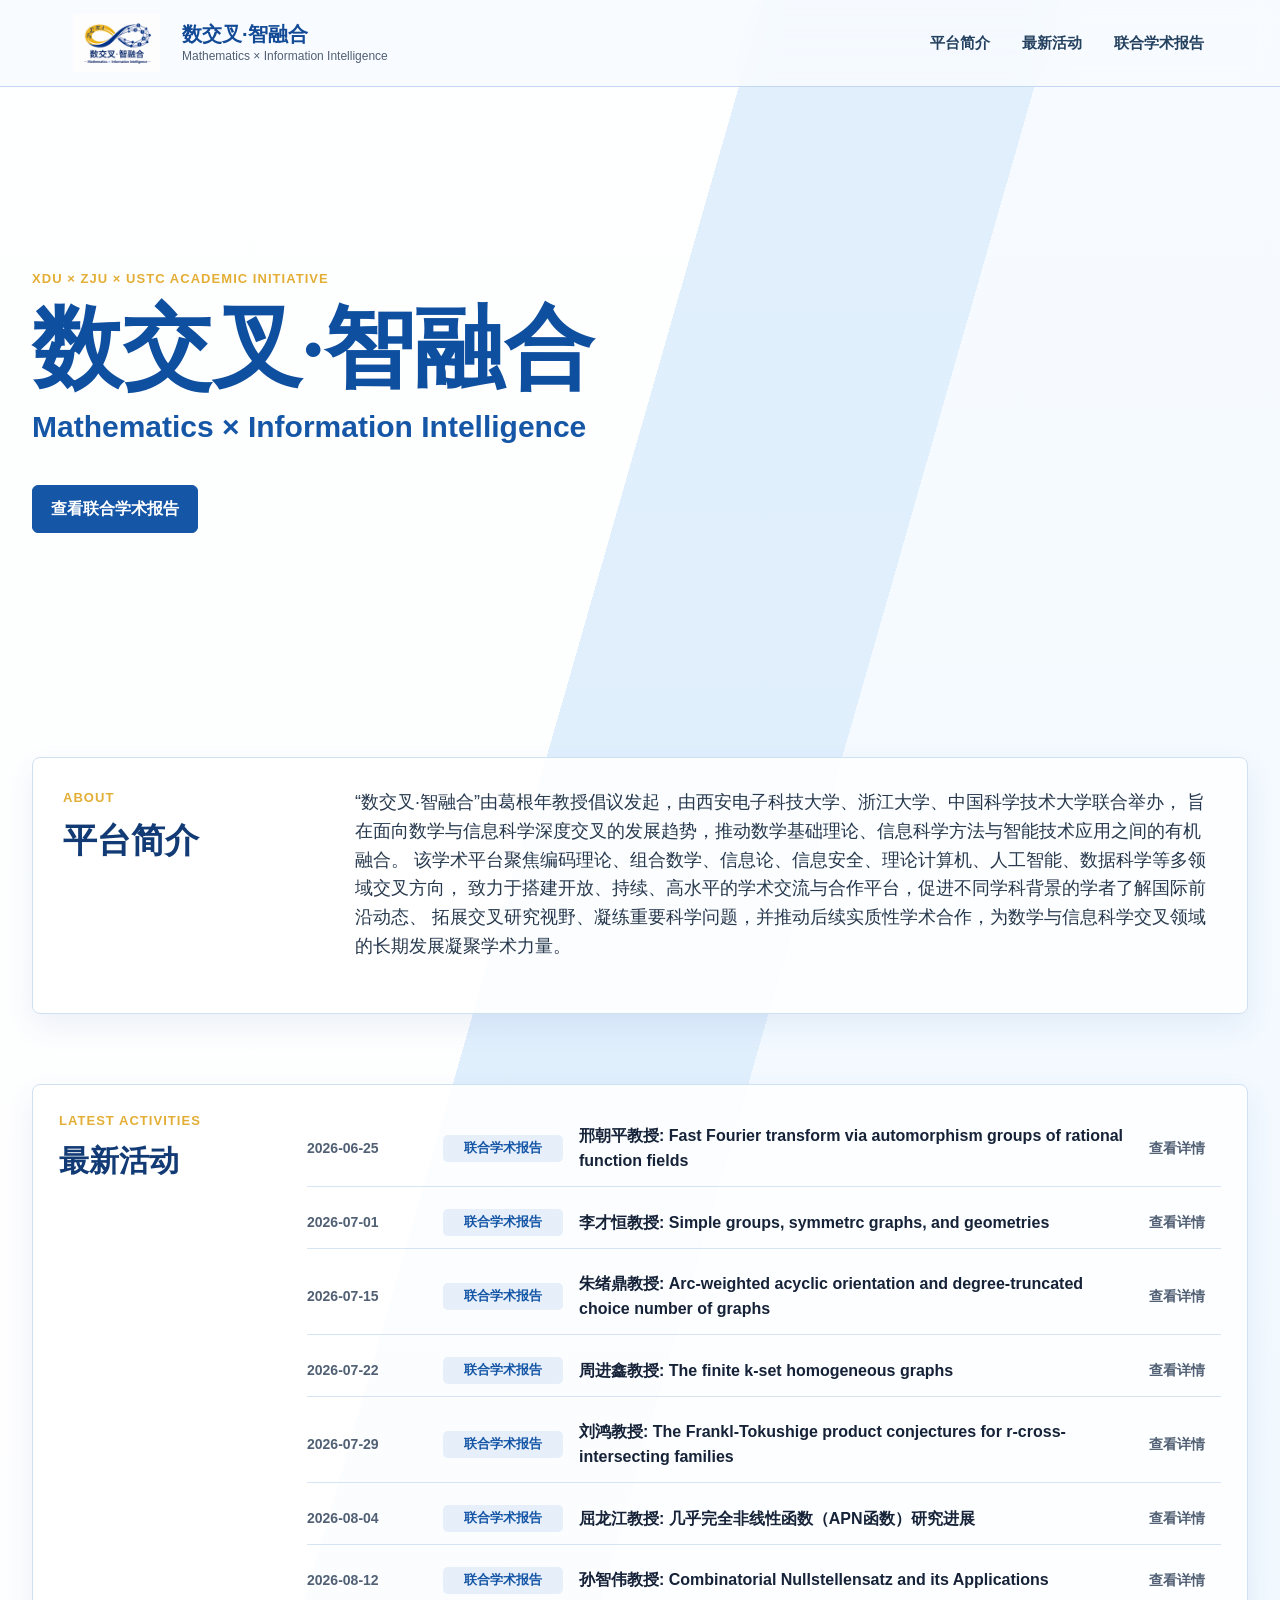
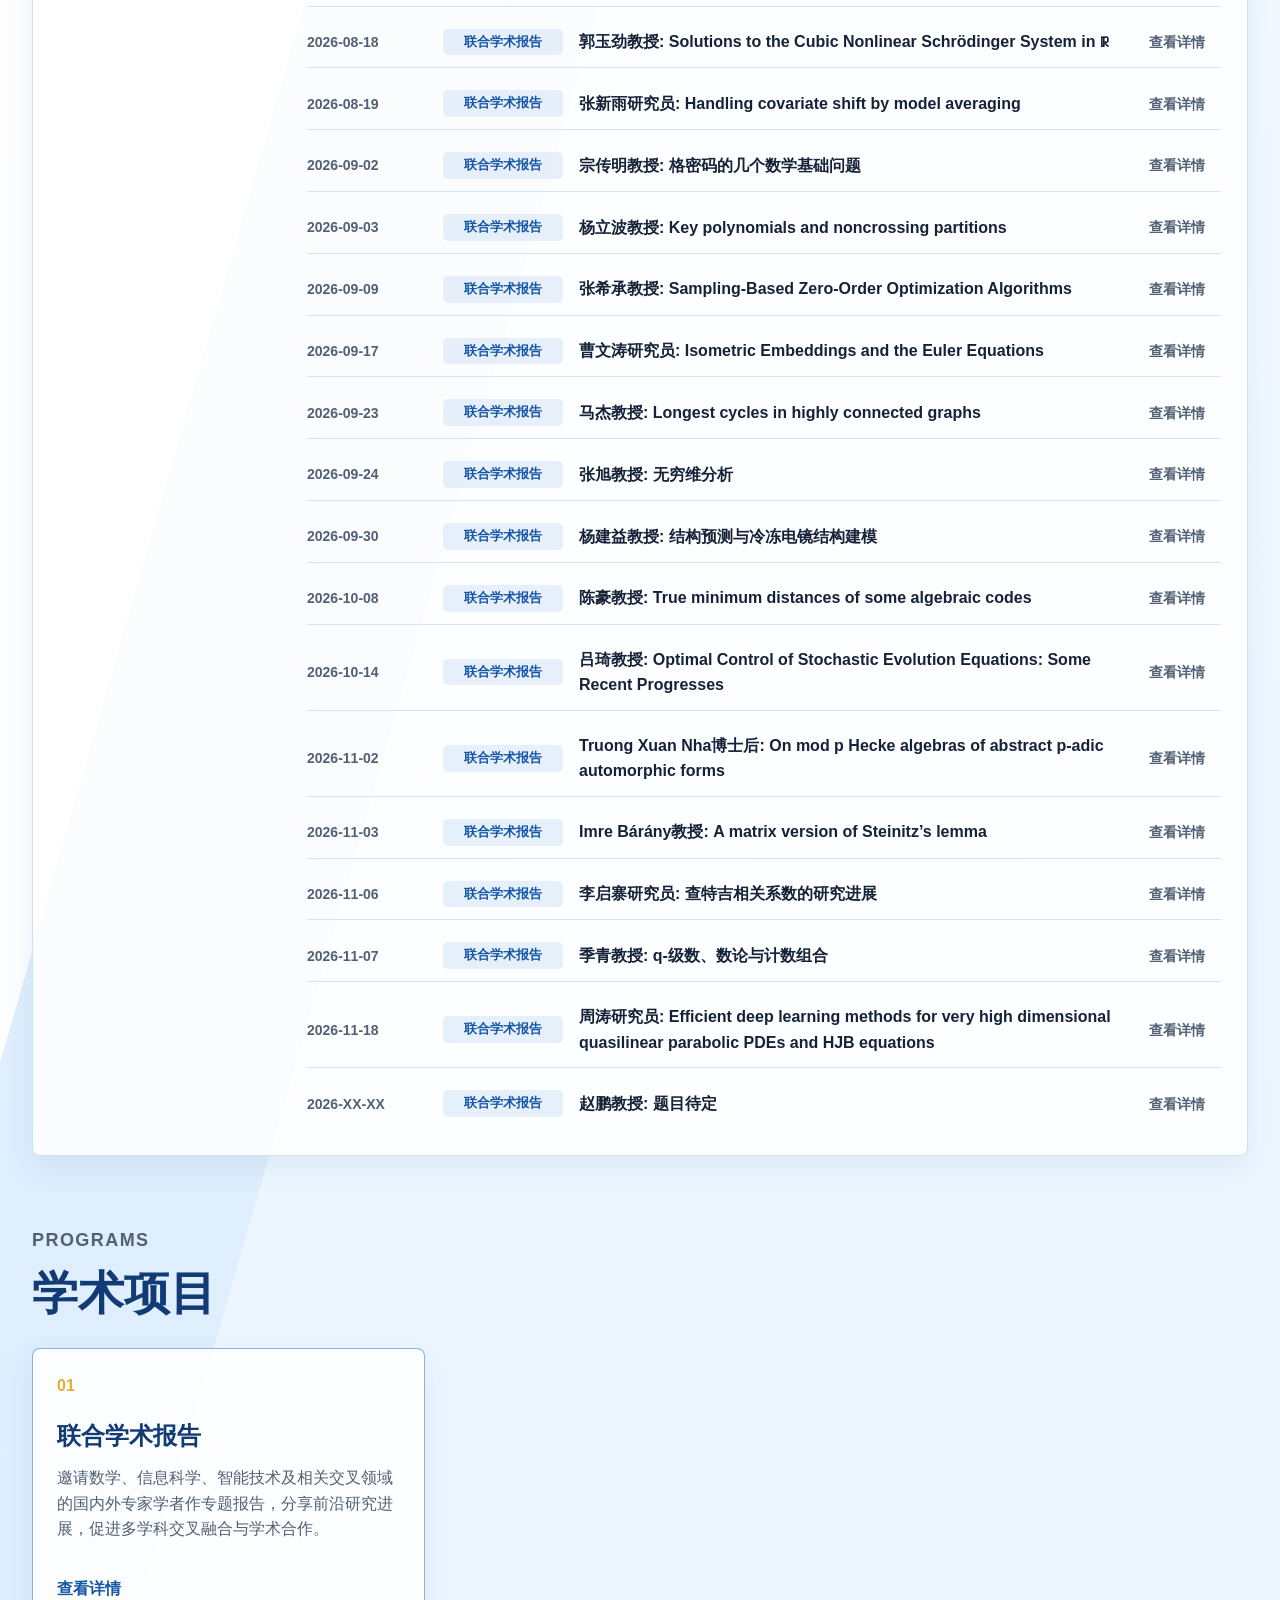
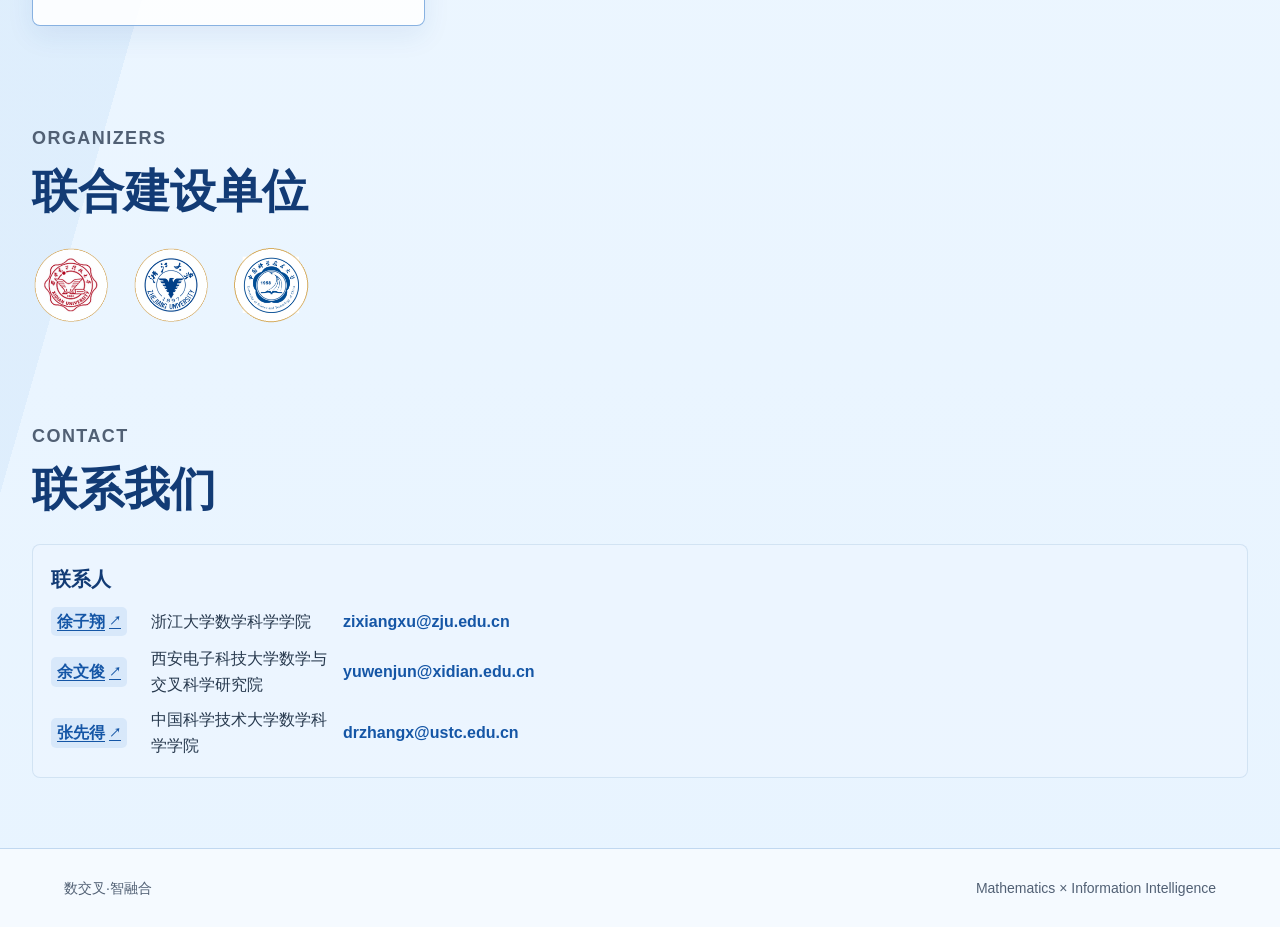
<file: index.html>
<!doctype html>
<html lang="zh-CN">
<head>
  <meta charset="utf-8">
  <meta name="viewport" content="width=device-width, initial-scale=1">
  <title>数交叉·智融合 | Mathematics × Information Intelligence</title>
  <link rel="stylesheet" href="styles.css">
</head>
<body>
  <header class="site-header">
    <a class="brand-lockup" href="index.html" aria-label="数交叉·智融合首页">
      <img src="assets/brand-logo.png" alt="数交叉·智融合品牌标识">
      <span>
        <strong>数交叉·智融合</strong>
        <small>Mathematics × Information Intelligence</small>
      </span>
    </a>
    <nav class="top-nav" aria-label="主导航">
      <a href="#about">平台简介</a>
      <a href="#latest">最新活动</a>
      <a href="joint-reports.html">联合学术报告</a>
      <!--
      <a href="summer-school.html">暑期学校</a>
      <a href="conferences.html">国际会议</a>
      -->
    </nav>
  </header>

  <main>
    <section class="hero academic-hero" id="about">
      <div class="hero-copy">
            <p class="eyebrow">XDU × ZJU × USTC Academic Initiative</p>
        <h1>数交叉·智融合</h1>
        <p class="hero-en">Mathematics × Information Intelligence</p>
        <div class="hero-actions">
          <a class="button primary" href="joint-reports.html">查看联合学术报告</a>
          <!--
          <a class="button secondary" href="summer-school.html">查看暑期学校</a>
          <a class="button secondary" href="conferences.html">查看国际会议</a>
          -->
        </div>
      </div>
    </section>

    <section class="section intro-section">
      <div class="intro-grid">
        <div>
          <p class="eyebrow">About</p>
          <h2>平台简介</h2>
        </div>
        <div class="intro-body">
          <p>
            “数交叉·智融合”由葛根年教授倡议发起，由西安电子科技大学、浙江大学、中国科学技术大学联合举办，
            旨在面向数学与信息科学深度交叉的发展趋势，推动数学基础理论、信息科学方法与智能技术应用之间的有机融合。
            该学术平台聚焦编码理论、组合数学、信息论、信息安全、理论计算机、人工智能、数据科学等多领域交叉方向，
            致力于搭建开放、持续、高水平的学术交流与合作平台，促进不同学科背景的学者了解国际前沿动态、
            拓展交叉研究视野、凝练重要科学问题，并推动后续实质性学术合作，为数学与信息科学交叉领域的长期发展凝聚学术力量。
          </p>
        </div>
      </div>
    </section>

    <section class="latest-band" id="latest">
      <div class="latest-heading">
        <p class="eyebrow">Latest Activities</p>
        <h2>最新活动</h2>
      </div>
      <div class="activity-list">

          <a class="activity-item" href="joint-reports.html">
          <time>2026-06-25</time>
          <span class="activity-type">联合学术报告</span>
          <strong>邢朝平教授: Fast Fourier transform via automorphism groups of rational function fields</strong>
          <em>查看详情</em>
        </a>
        
        <a class="activity-item" href="joint-reports.html">
          <time>2026-07-01</time>
          <span class="activity-type">联合学术报告</span>
          <strong>李才恒教授: Simple groups, symmetrc graphs, and geometries</strong>
          <em>查看详情</em>
        </a>

         <a class="activity-item" href="joint-reports.html">
          <time>2026-07-15</time>
          <span class="activity-type">联合学术报告</span>
          <strong>朱绪鼎教授: Arc-weighted acyclic orientation and degree-truncated choice number of graphs</strong>
          <em>查看详情</em>
        </a>

        <a class="activity-item" href="joint-reports.html">
          <time>2026-07-22</time>
          <span class="activity-type">联合学术报告</span>
          <strong>周进鑫教授: The finite k-set homogeneous graphs</strong>
          <em>查看详情</em>
        </a>

        <a class="activity-item" href="joint-reports.html">
          <time>2026-07-29</time>
          <span class="activity-type">联合学术报告</span>
          <strong>刘鸿教授: The Frankl-Tokushige product conjectures for r-cross-intersecting families</strong>
          <em>查看详情</em>
        </a>

        <a class="activity-item" href="joint-reports.html">
          <time>2026-08-04</time>
          <span class="activity-type">联合学术报告</span>
          <strong>屈龙江教授: 几乎完全非线性函数（APN函数）研究进展</strong>
          <em>查看详情</em>
        </a>
        
        <a class="activity-item" href="joint-reports.html">
          <time>2026-08-12</time>
          <span class="activity-type">联合学术报告</span>
          <strong>孙智伟教授: Combinatorial Nullstellensatz and its Applications</strong>
          <em>查看详情</em>
        </a>

        <a class="activity-item" href="joint-reports.html">
          <time>2026-08-18</time>
          <span class="activity-type">联合学术报告</span>
          <strong>郭玉劲教授: Solutions to the Cubic Nonlinear Schrödinger System in ℝ</strong>
          <em>查看详情</em>
        </a>

         <a class="activity-item" href="joint-reports.html">
          <time>2026-08-19</time>
          <span class="activity-type">联合学术报告</span>
          <strong>张新雨研究员: Handling covariate shift by model averaging</strong>
          <em>查看详情</em>
        </a>
        
        <a class="activity-item" href="joint-reports.html">
          <time>2026-09-02</time>
          <span class="activity-type">联合学术报告</span>
          <strong>宗传明教授: 格密码的几个数学基础问题</strong>
          <em>查看详情</em>
        </a>

        <a class="activity-item" href="joint-reports.html">
          <time>2026-09-03</time>
          <span class="activity-type">联合学术报告</span>
          <strong>杨立波教授: Key polynomials and noncrossing partitions</strong>
          <em>查看详情</em>
        </a>

        <a class="activity-item" href="joint-reports.html">
          <time>2026-09-09</time>
          <span class="activity-type">联合学术报告</span>
          <strong>张希承教授: Sampling-Based Zero-Order Optimization Algorithms</strong>
          <em>查看详情</em>
        </a>

         <a class="activity-item" href="joint-reports.html">
          <time>2026-09-17</time>
          <span class="activity-type">联合学术报告</span>
          <strong>曹文涛研究员: Isometric Embeddings and the Euler Equations</strong>
          <em>查看详情</em>
        </a>

        <a class="activity-item" href="joint-reports.html">
          <time>2026-09-23</time>
          <span class="activity-type">联合学术报告</span>
          <strong>马杰教授: Longest cycles in highly connected graphs</strong>
          <em>查看详情</em>
        </a>

         <a class="activity-item" href="joint-reports.html">
          <time>2026-09-24</time>
          <span class="activity-type">联合学术报告</span>
          <strong>张旭教授: 无穷维分析</strong>
          <em>查看详情</em>
        </a>

         <a class="activity-item" href="joint-reports.html">
          <time>2026-09-30</time>
          <span class="activity-type">联合学术报告</span>
          <strong>杨建益教授: 结构预测与冷冻电镜结构建模</strong>
          <em>查看详情</em>
        </a>

         <a class="activity-item" href="joint-reports.html">
          <time>2026-10-08</time>
          <span class="activity-type">联合学术报告</span>
          <strong>陈豪教授: True minimum distances of some algebraic codes</strong>
          <em>查看详情</em>
        </a>

         <a class="activity-item" href="joint-reports.html">
          <time>2026-10-14</time>
          <span class="activity-type">联合学术报告</span>
          <strong>吕琦教授: Optimal Control of Stochastic Evolution Equations: Some Recent Progresses</strong>
          <em>查看详情</em>
        </a>

        <a class="activity-item" href="joint-reports.html">
          <time>2026-11-02</time>
          <span class="activity-type">联合学术报告</span>
          <strong>Truong Xuan Nha博士后: On mod p Hecke algebras of abstract p-adic automorphic forms</strong>
          <em>查看详情</em>
        </a>

        <a class="activity-item" href="joint-reports.html">
          <time>2026-11-03</time>
          <span class="activity-type">联合学术报告</span>
          <strong>Imre Bárány教授: A matrix version of Steinitz’s lemma</strong>
          <em>查看详情</em>
        </a>

        <a class="activity-item" href="joint-reports.html">
          <time>2026-11-06</time>
          <span class="activity-type">联合学术报告</span>
          <strong>李启寨研究员: 查特吉相关系数的研究进展</strong>
          <em>查看详情</em>
        </a>

        <a class="activity-item" href="joint-reports.html">
          <time>2026-11-07</time>
          <span class="activity-type">联合学术报告</span>
          <strong>季青教授: q-级数、数论与计数组合</strong>
          <em>查看详情</em>
        </a>

         <a class="activity-item" href="joint-reports.html">
          <time>2026-11-18</time>
          <span class="activity-type">联合学术报告</span>
          <strong>周涛研究员: Efficient deep learning methods for very high dimensional quasilinear parabolic PDEs and HJB equations</strong>
          <em>查看详情</em>
        </a>
        
        <!--

        <a class="activity-item" href="joint-reports.html">
          <time>2026-XX-XX</time>
          <span class="activity-type">联合学术报告</span>
          <strong>马杰教授: 题目待定</strong>
          <em>查看详情</em>
        </a>
        -->

        <a class="activity-item" href="joint-reports.html">
          <time>2026-XX-XX</time>
          <span class="activity-type">联合学术报告</span>
          <strong>赵鹏教授: 题目待定</strong>
          <em>查看详情</em>
        </a>
        
        <!--
        <a class="activity-item muted" href="summer-school.html">
          <time>2026 Summer</time>
          <span class="activity-type">暑期学校</span>
          <strong>专题课程与讲义信息即将发布</strong>
          <em>筹备中</em>
        </a>
        <a class="activity-item muted" href="conferences.html">
          <time>To be announced</time>
          <span class="activity-type">国际会议</span>
          <strong>会议主题、嘉宾与注册信息预留入口</strong>
          <em>待开放</em>
        </a>
        -->
      </div>
    </section>

    <section class="section" id="programs">
      <div class="section-heading">
        <p class="eyebrow">Programs</p>
        <h2>学术项目</h2>
        <p></p>
      </div>
      <div class="module-grid">
        <a class="module-card active" href="joint-reports.html">
          <span class="module-index">01</span>
          <h3>联合学术报告</h3>
          <p>邀请数学、信息科学、智能技术及相关交叉领域的国内外专家学者作专题报告，分享前沿研究进展，促进多学科交叉融合与学术合作。</p>
          <span class="module-link">查看详情</span>
        </a>
        <!--
        <a class="module-card muted" href="summer-school.html">
          <span class="module-index">02</span>
          <h3>暑期学校</h3>
          <p>预留课程、讲义、报名信息与日程发布入口，便于后续扩展。</p>
          <span class="module-link">查看预留页</span>
        </a>
        <a class="module-card muted" href="conferences.html">
          <span class="module-index">03</span>
          <h3>国际会议</h3>
          <p>预留会议主题、嘉宾、征稿、注册与会务信息入口。</p>
          <span class="module-link">查看预留页</span>
        </a>
        -->
      </div>
    </section>

    <section class="section compact">
      <div class="section-heading">
        <p class="eyebrow">Organizers</p>
        <h2>联合建设单位</h2>
      </div>
      <div class="school-strip" aria-label="联合建设单位标识">
        <img src="assets/xidian.png" alt="西安电子科技大学">
        <img src="assets/zju.png" alt="浙江大学">
        <img src="assets/ustc.png" alt="中国科学技术大学">
      </div>
    </section>

    <section class="section compact contact-section" id="contact">
      <div class="section-heading">
        <p class="eyebrow">Contact</p>
        <h2>联系我们</h2>
      </div>
      <div class="organizer-card">
        <h3>联系人</h3>
        <ul class="organizer-list">
          <li><strong><a class="person-link" href="https://zjwyz.github.io/zixiangxu/index.html" target="_blank" rel="noopener">徐子翔</a></strong><span>浙江大学数学科学学院</span><a href="mailto:zixiangxu@zju.edu.cn">zixiangxu@zju.edu.cn</a></li>
          <li><strong><a class="person-link" href="https://xidian-zju-ustc.github.io/wenjunyu-homepage/" target="_blank" rel="noopener">余文俊</a></strong><span>西安电子科技大学数学与交叉科学研究院</span><a href="mailto:yuwenjun@xidian.edu.cn">yuwenjun@xidian.edu.cn</a></li>
          <li><strong><a class="person-link" href="http://staff.ustc.edu.cn/~drzhangx/" target="_blank" rel="noopener">张先得</a></strong><span>中国科学技术大学数学科学学院</span><a href="mailto:drzhangx@ustc.edu.cn">drzhangx@ustc.edu.cn</a></li>
        </ul>
      </div>
    </section>
  </main>

  <footer class="site-footer">
    <span>数交叉·智融合</span>
    <span>Mathematics × Information Intelligence</span>
  </footer>
</body>
</html>
</file>
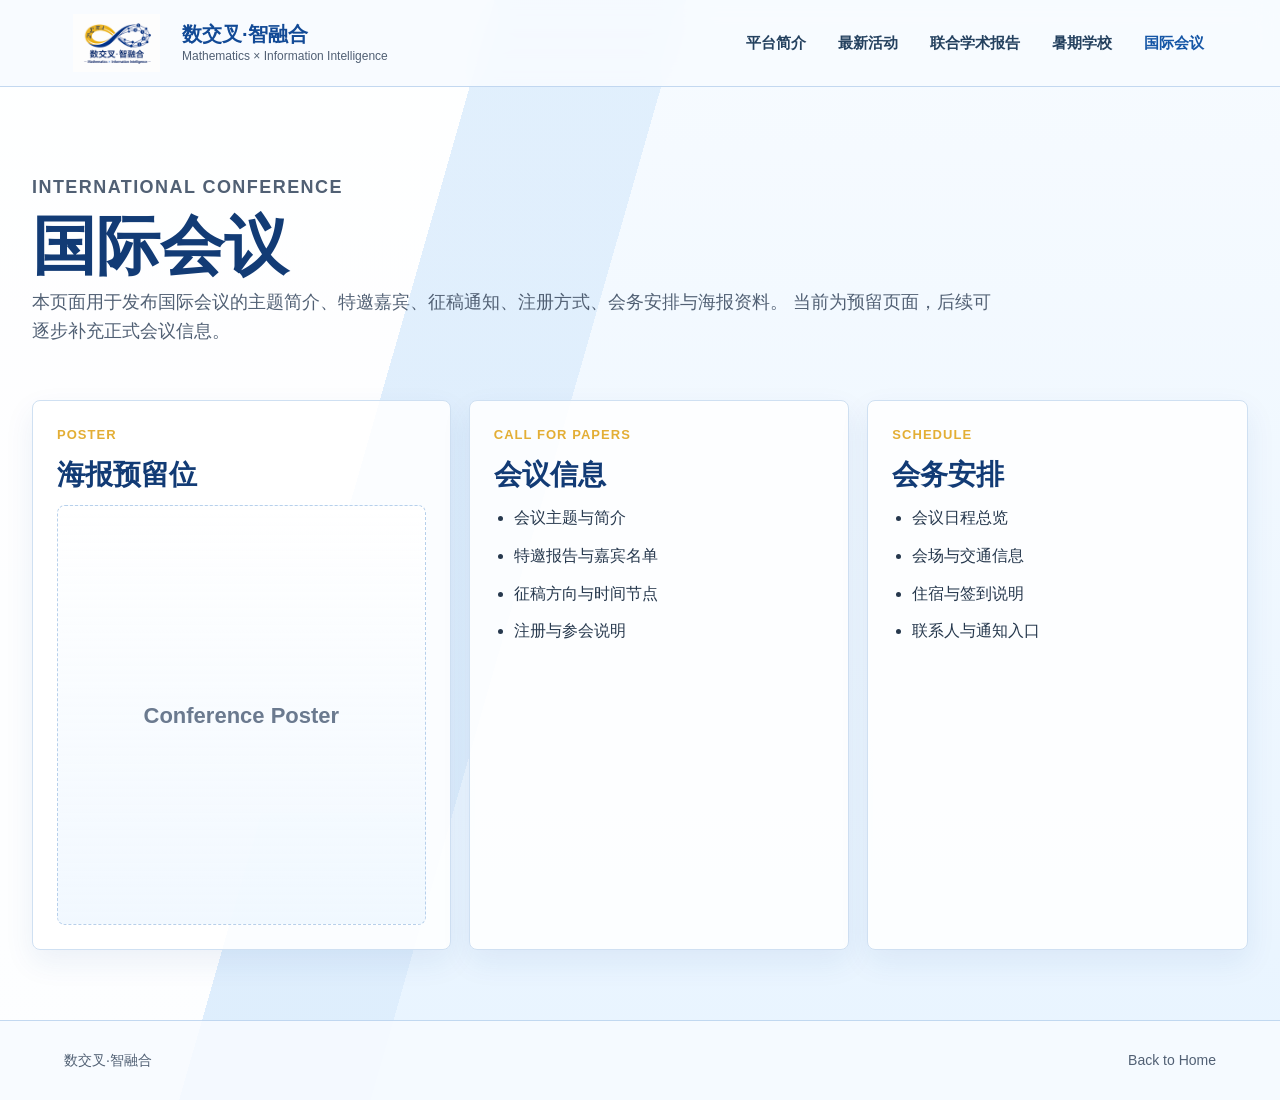
<file: conferences.html>
<!doctype html>
<html lang="zh-CN">
<head>
  <meta charset="utf-8">
  <meta name="viewport" content="width=device-width, initial-scale=1">
  <title>国际会议 | 数交叉·智融合</title>
  <link rel="stylesheet" href="styles.css">
</head>
<body>
  <header class="site-header">
    <a class="brand-lockup" href="index.html" aria-label="数交叉·智融合首页">
      <img src="assets/brand-logo.png" alt="数交叉·智融合品牌标识">
      <span>
        <strong>数交叉·智融合</strong>
        <small>Mathematics × Information Intelligence</small>
      </span>
    </a>
    <nav class="top-nav" aria-label="主导航">
      <a href="index.html#about">平台简介</a>
      <a href="index.html#latest">最新活动</a>
      <a href="joint-reports.html">联合学术报告</a>
      <a href="summer-school.html">暑期学校</a>
      <a class="current" href="conferences.html">国际会议</a>
    </nav>
  </header>

  <main>
    <section class="page-title report-title">
      <p class="eyebrow">International Conference</p>
      <h1>国际会议</h1>
      <p>
        本页面用于发布国际会议的主题简介、特邀嘉宾、征稿通知、注册方式、会务安排与海报资料。
        当前为预留页面，后续可逐步补充正式会议信息。
      </p>
    </section>

    <section class="section placeholder-section">
      <div class="placeholder-grid">
        <div class="placeholder-card">
          <p class="eyebrow">Poster</p>
          <h2>海报预留位</h2>
          <div class="placeholder-poster">Conference Poster</div>
        </div>
        <div class="placeholder-card">
          <p class="eyebrow">Call For Papers</p>
          <h2>会议信息</h2>
          <ul class="placeholder-list">
            <li>会议主题与简介</li>
            <li>特邀报告与嘉宾名单</li>
            <li>征稿方向与时间节点</li>
            <li>注册与参会说明</li>
          </ul>
        </div>
        <div class="placeholder-card">
          <p class="eyebrow">Schedule</p>
          <h2>会务安排</h2>
          <ul class="placeholder-list">
            <li>会议日程总览</li>
            <li>会场与交通信息</li>
            <li>住宿与签到说明</li>
            <li>联系人与通知入口</li>
          </ul>
        </div>
      </div>
    </section>
  </main>

  <footer class="site-footer">
    <span>数交叉·智融合</span>
    <span><a href="index.html">Back to Home</a></span>
  </footer>
</body>
</html>
</file>
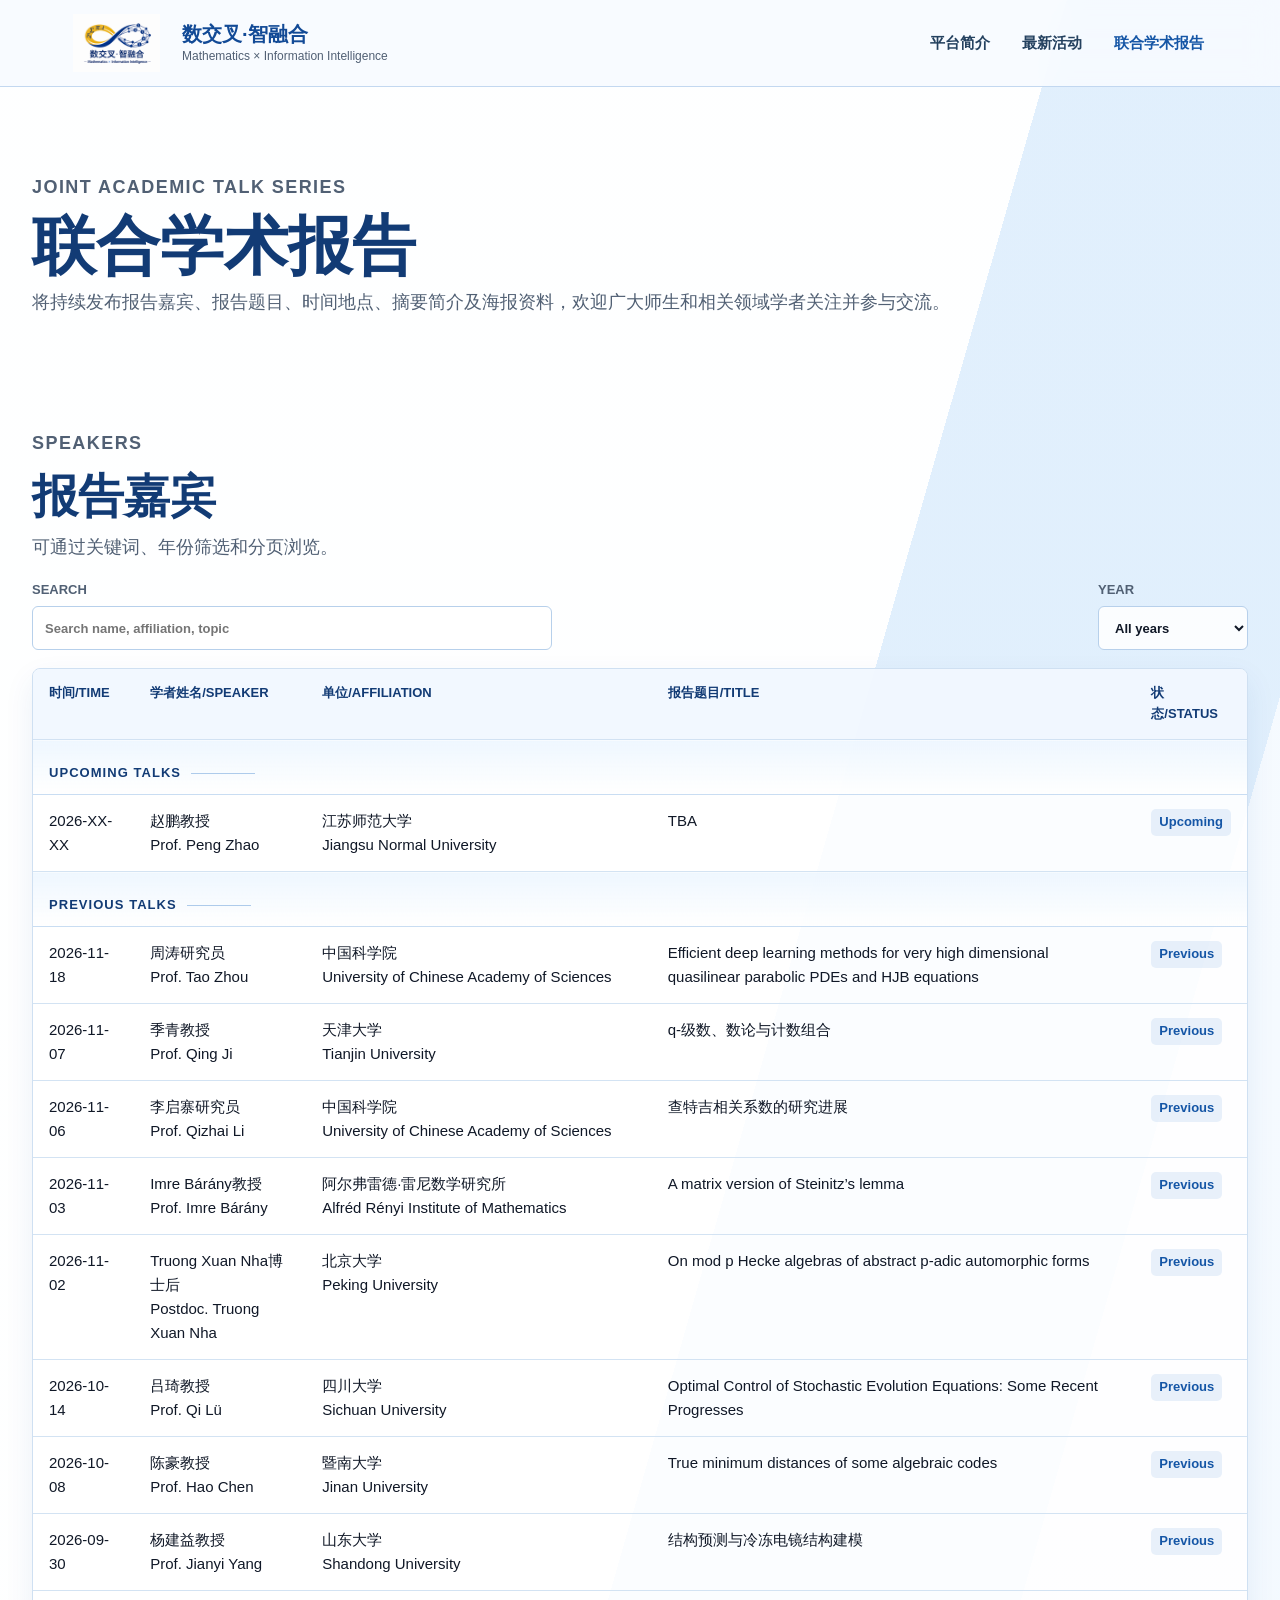
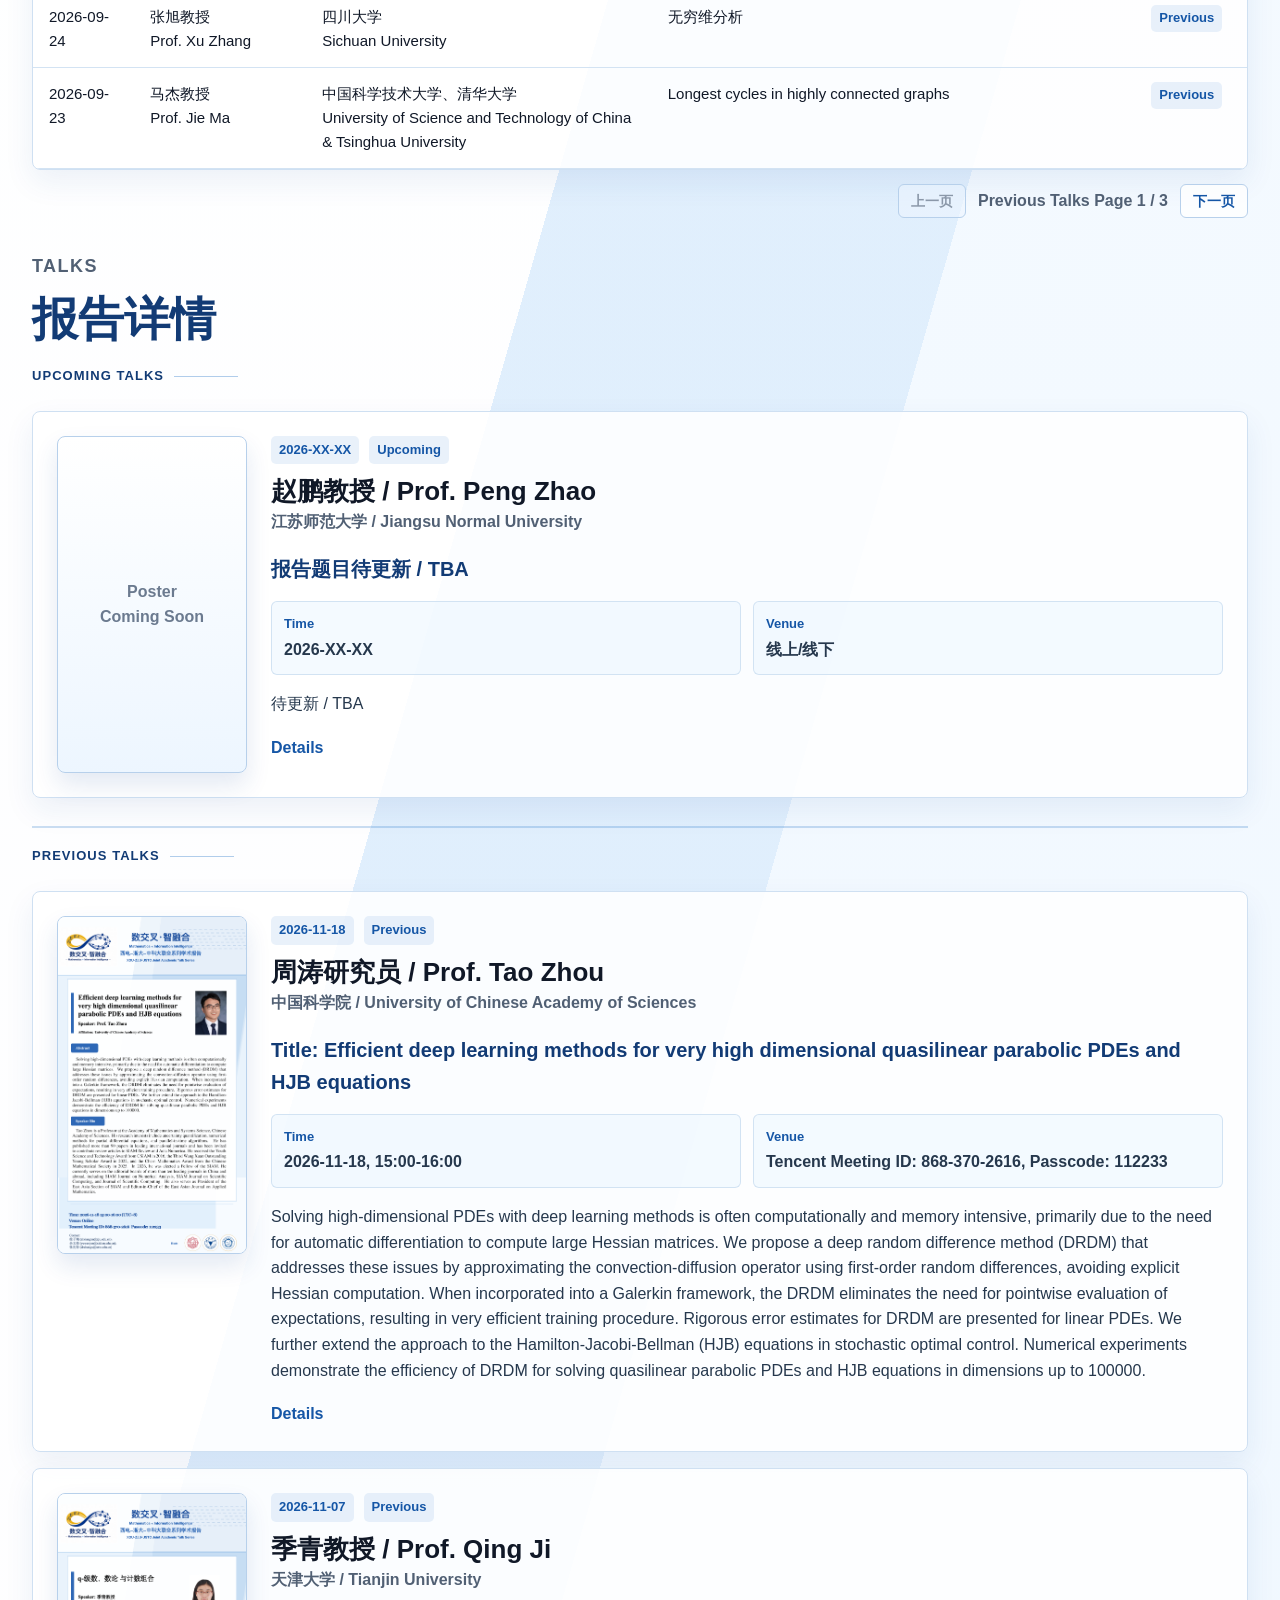
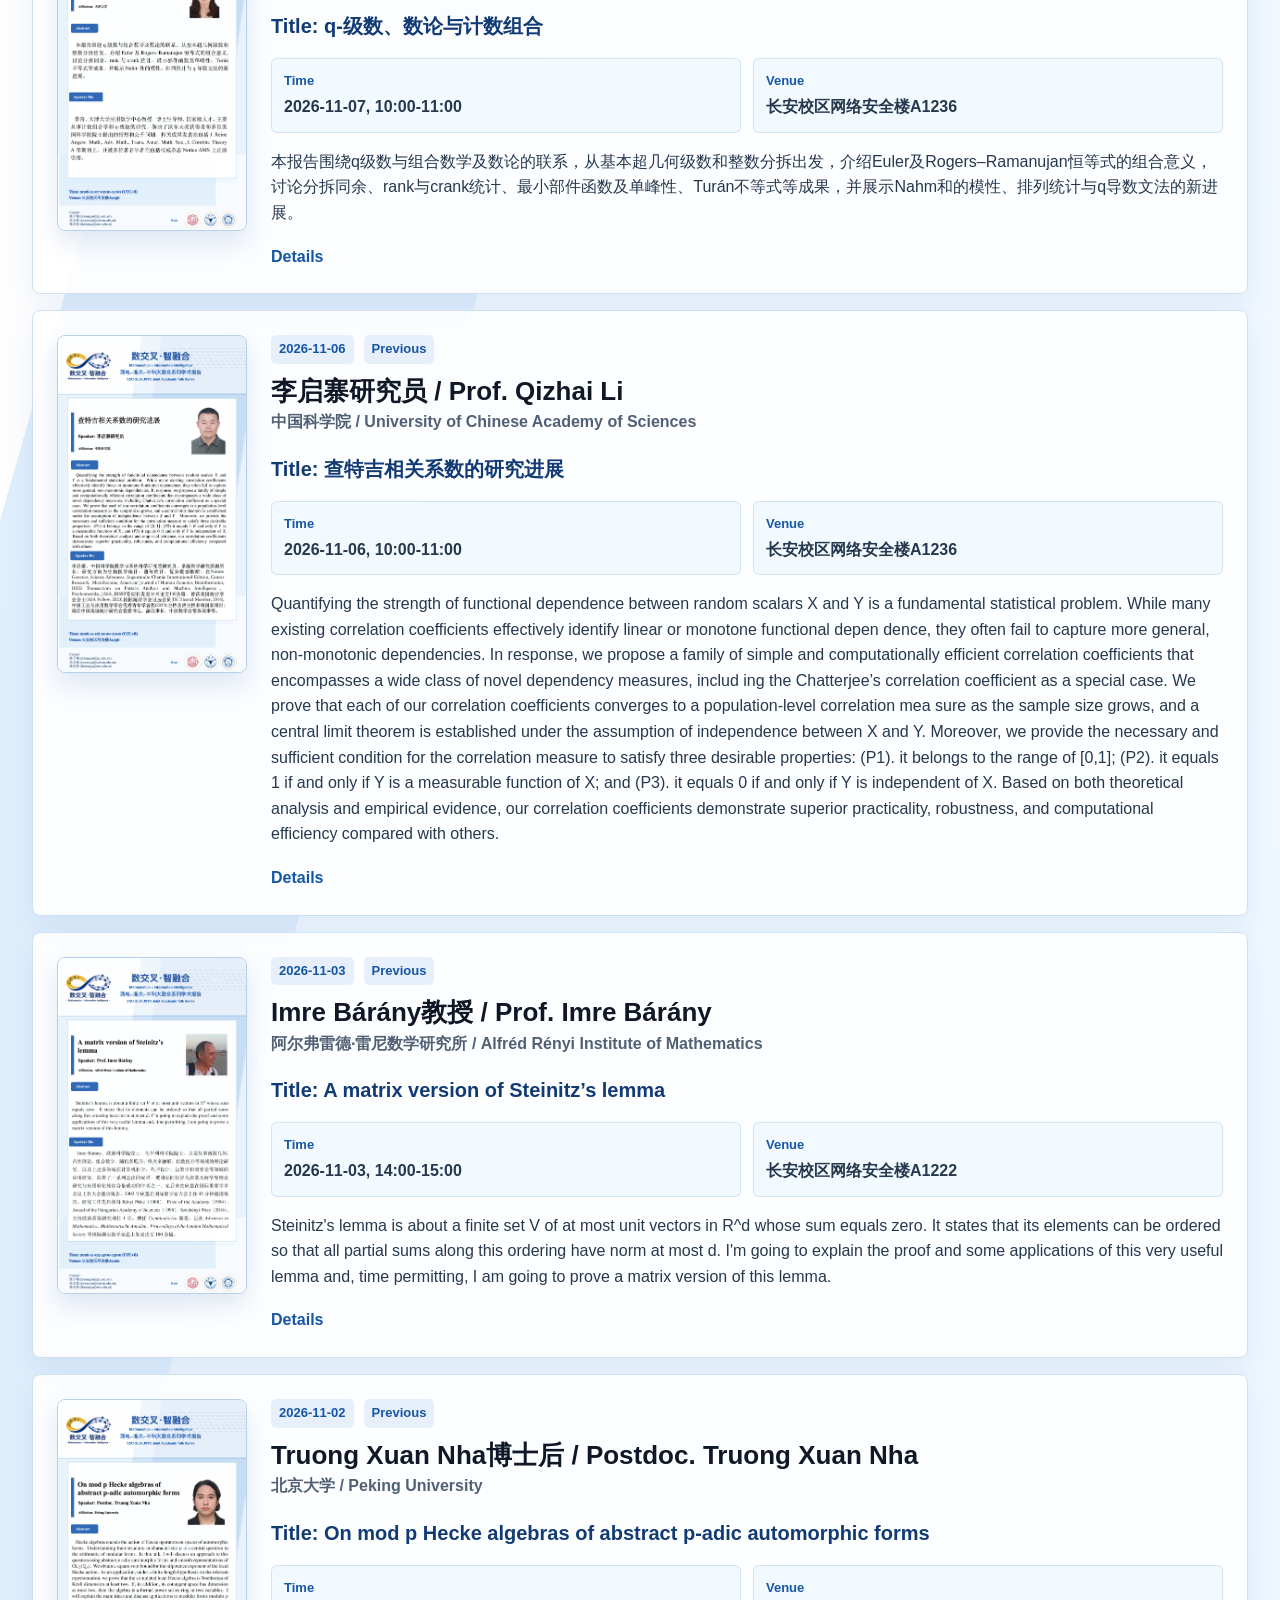
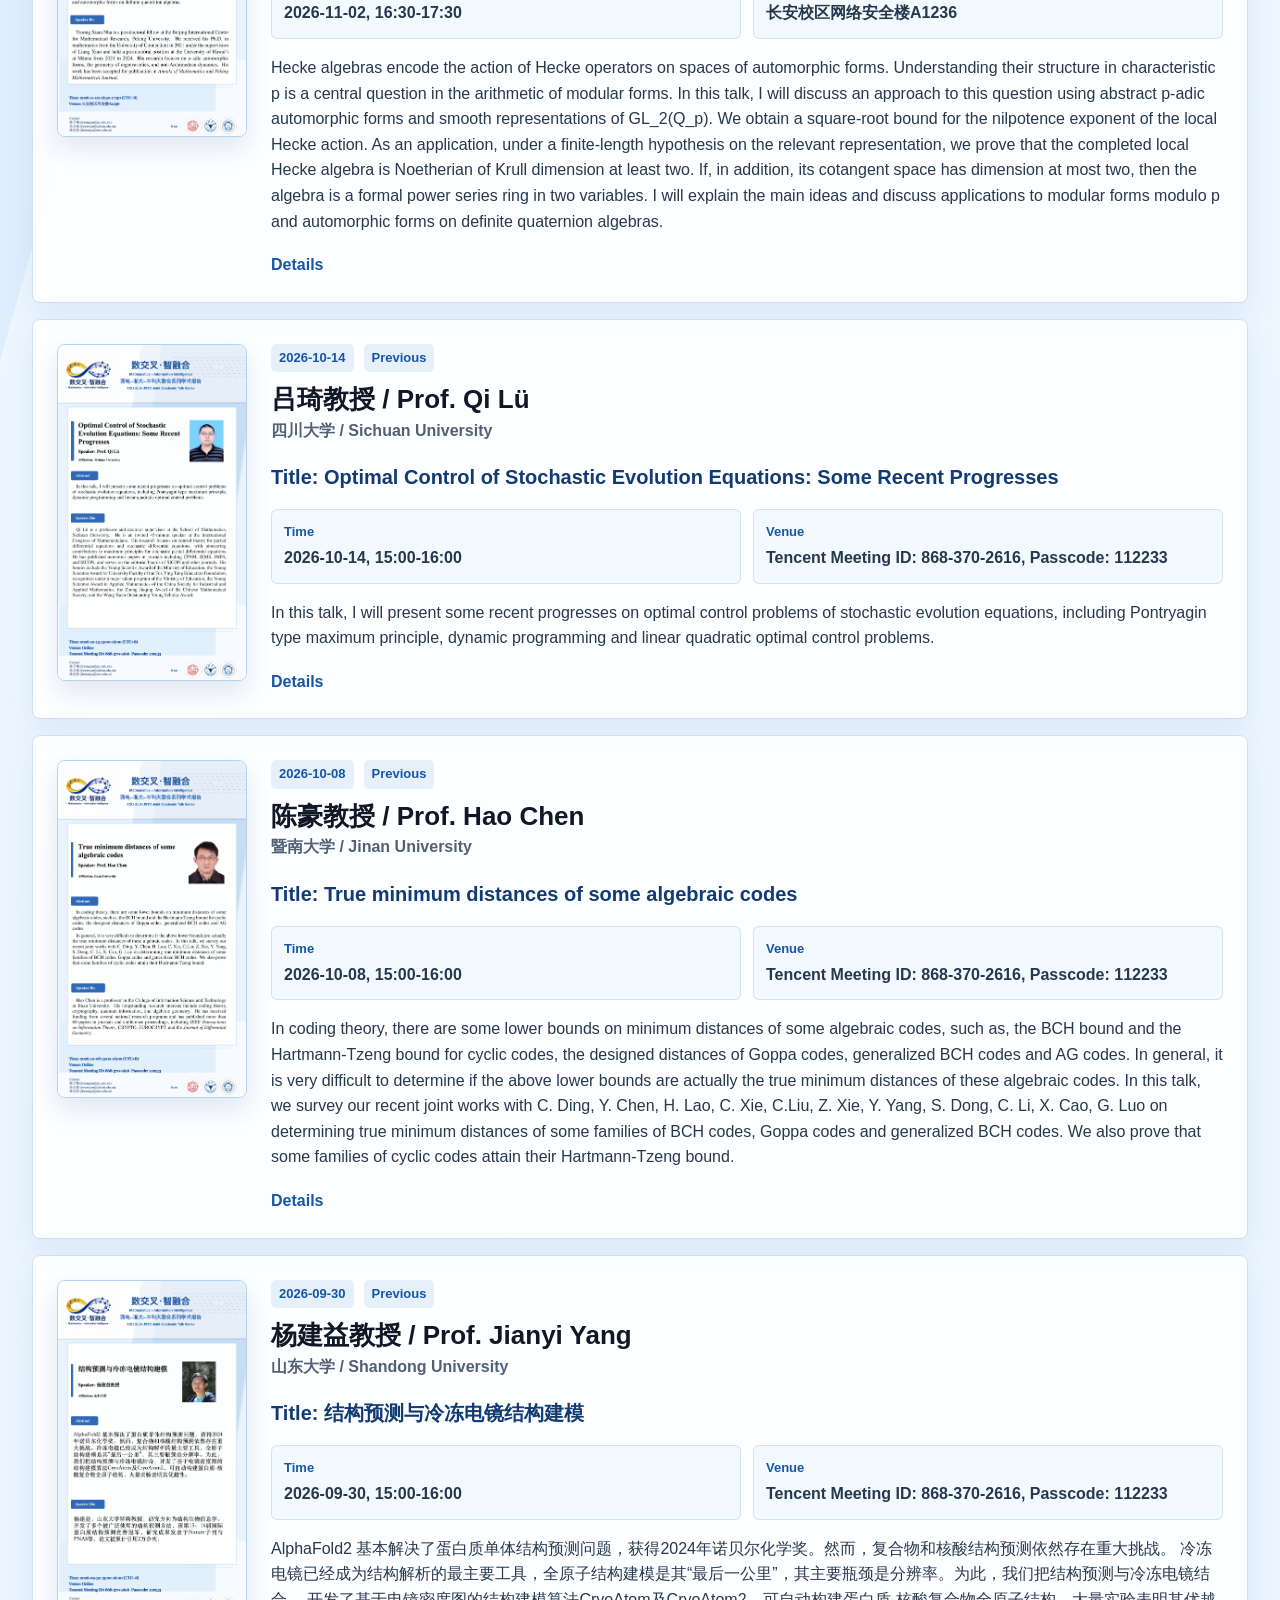
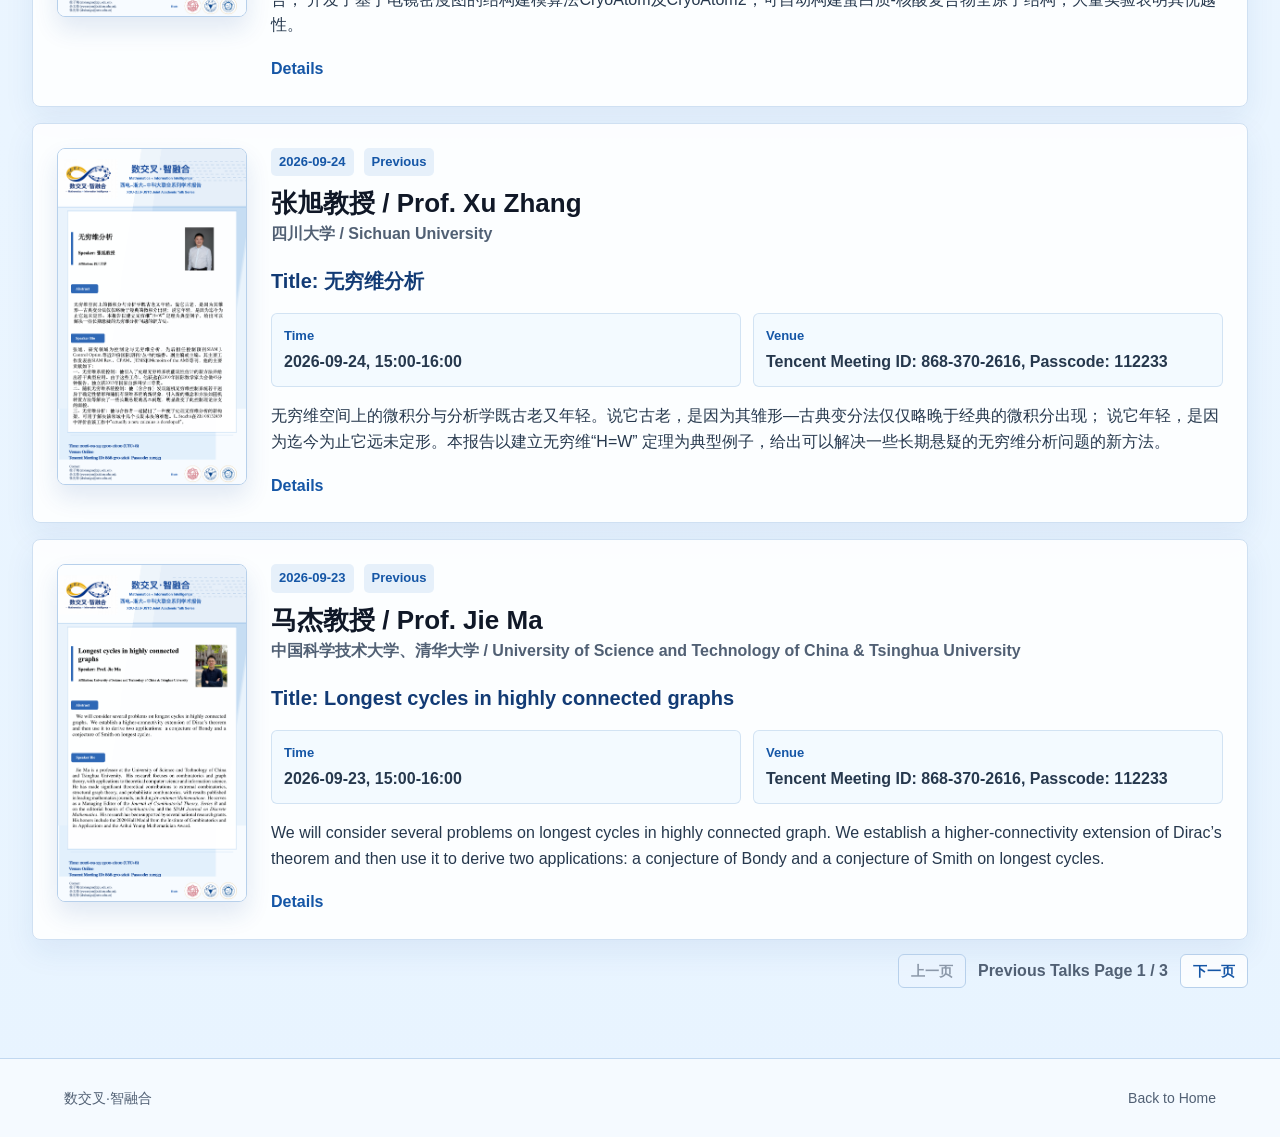
<file: joint-reports.html>
<!doctype html>
<html lang="zh-CN">
<head>
  <meta charset="utf-8">
  <meta name="viewport" content="width=device-width, initial-scale=1">
  <title>联合学术报告 | 数交叉·智融合</title>
  <link rel="stylesheet" href="styles.css">
</head>
<body>
  <header class="site-header">
    <a class="brand-lockup" href="index.html" aria-label="数交叉·智融合首页">
      <img src="assets/brand-logo.png" alt="数交叉·智融合品牌标识">
      <span>
        <strong>数交叉·智融合</strong>
        <small>Mathematics × Information Intelligence</small>
      </span>
    </a>
    <nav class="top-nav" aria-label="主导航">
      <a href="index.html#about">平台简介</a>
      <a href="index.html#latest">最新活动</a>
      <a class="current" href="joint-reports.html">联合学术报告</a>
      <!--
      <a href="summer-school.html">暑期学校</a>
      <a href="conferences.html">国际会议</a>
      -->
    </nav>
  </header>

  <main>
    <section class="page-title report-title">
      <p class="eyebrow">Joint Academic Talk Series</p>
      <h1>联合学术报告</h1>
      <p>
        将持续发布报告嘉宾、报告题目、时间地点、摘要简介及海报资料，欢迎广大师生和相关领域学者关注并参与交流。
      </p>
    </section>

    <section class="section report-section">
      <div class="section-heading compact-heading">
        <p class="eyebrow">Speakers</p>
        <h2>报告嘉宾</h2>
        <p>可通过关键词、年份筛选和分页浏览。</p>
      </div>
      <div class="list-controls" aria-label="报告名单筛选">
        <label class="search-box">
          <span>Search</span>
          <input id="speakerSearch" type="search" placeholder="Search name, affiliation, topic">
        </label>
        <label class="select-box">
          <span>Year</span>
          <select id="yearFilter">
            <option value="all">All years</option>
            <option value="2026">2026</option>
          </select>
        </label>
      </div>
      <div class="table-wrap" aria-label="联合学术报告参会学者名单">
        <table class="speaker-table">
          <thead>
            <tr>
              <th>时间/Time</th>
              <th>学者姓名/Speaker</th>
              <th>单位/Affiliation</th>
              <th>报告题目/Title</th>
              <th>状态/Status</th>
            </tr>
          </thead>
          <tbody>
             <tr data-report-id="previous-report-1" data-year="2026" data-date="2026-06-25" data-status="previous" data-name="邢朝平" data-affiliation="上海交通大学" data-topic="Fast Fourier transform via automorphism groups of rational function fields">
              <td>2026-06-25</td>
              <td>
              <div class="zh">邢朝平教授</div>
              <div class="en">Prof. Chaoping Xing</div>
              </td>
              <td>
              <div class="zh">上海交通大学</div>
              <div class="en">Shanghai Jiao Tong Univeristy</div>
              </td>
              <td>
              <div class="en">Fast Fourier transform via automorphism groups of rational function fields</div>
              </td>
              <td><span class="table-status muted">Previous</span></td>
            </tr>

            <tr data-report-id="previous-report-2" data-year="2026" data-date="2026-07-01" data-status="previous" data-name="李才恒" data-affiliation="南方科技大学" data-topic="Simple groups, symmetrc graphs, and geometries">
              <td>2026-07-01</td>
              <td>
              <div class="zh">李才恒教授</div>
              <div class="en">Prof. Cai Heng Li</div>
              </td>
              <td>
              <div class="zh">南方科技大学</div>
              <div class="en">Southern University of Science and Technology</div>
              </td>
              <td>
              <div class="en">Simple groups, symmetrc graphs, and geometries</div>
              </td>
              <td><span class="table-status">Previous</span></td>
            </tr>

             <tr data-report-id="previous-report-3" data-year="2026" data-date="2026-07-15" data-status="previous" data-name="朱绪鼎" data-affiliation="浙江师范大学" data-topic="Arc-weighted acyclic orientation and degree-truncated choice number of graphs">
              <td>2026-07-15</td>
              <td>
              <div class="zh">朱绪鼎教授</div>
              <div class="en">Prof. Xuding Zhu</div>
              </td>
              <td>
              <div class="zh">浙江师范大学</div>
              <div class="en">Zhejiang Normal University</div>
              </td>
              <td>
              <div class="en">Arc-weighted acyclic orientation and degree-truncated choice number of graphs</div>
              </td>
              <td><span class="table-status">Previous</span></td>
            </tr>

            <tr data-report-id="previous-report-4" data-year="2026" data-date="2026-07-22" data-status="previous" data-name="周进鑫" data-affiliation="北京交通大学" data-topic="The finite k-set homogeneous graphs">
              <td>2026-07-22</td>
              <td>
              <div class="zh">周进鑫教授</div>
              <div class="en">Prof. Jinxin Zhou</div>
              </td>
              <td>
              <div class="zh">北京交通大学</div>
              <div class="en">Beijing Jiaotong University</div>
              </td>
              <td>
              <div class="en">The finite k-set homogeneous graphs</div>
              </td>
              <td><span class="table-status">Previous</span></td>
            </tr>

            <tr data-report-id="previous-report-5" data-year="2026" data-date="2026-07-29" data-status="previous" data-name="刘鸿" data-affiliation="韩国基础科学研究院(IBS)" data-topic="The Frankl-Tokushige product conjectures for r-cross-intersecting families">
              <td>2026-07-29</td>
              <td>
              <div class="zh">刘鸿教授</div>
              <div class="en">Prof. Hong Liu</div>
              </td>
              <td>
              <div class="zh">韩国基础科学研究院</div>
              <div class="en">Institute for Basic Science</div>
              </td>
              <td>
              <div class="en">The Frankl-Tokushige product conjectures for r-cross-intersecting families</div>
              </td>
              <td><span class="table-status">Previous</span></td>
            </tr>

            <tr data-report-id="previous-report-6" data-year="2026" data-date="2026-08-04" data-status="previous" data-name="屈龙江" data-affiliation="国防科技大学" data-topic="几乎完全非线性函数（APN函数）研究进展">
              <td>2026-08-04</td>
              <td>
              <div class="zh">屈龙江教授</div>
              <div class="en">Prof. Longjiang Qu</div>
              </td>
              <td>
              <div class="zh">国防科技大学</div>
              <div class="en">National University of Defense Technology</div>
              </td>
              <td>
              <div class="en">几乎完全非线性函数（APN函数）研究进展</div>
              </td>
              <td><span class="table-status">Previous</span></td>
            </tr>

            <tr data-report-id="previous-report-7" data-year="2026" data-date="2026-08-12" data-status="previous" data-name="孙智伟" data-affiliation="南京大学" data-topic="Combinatorial Nullstellensatz and its Applications">
              <td>2026-08-12</td>
              <td>
              <div class="zh">孙智伟教授</div>
              <div class="en">Prof. Zhi-Wei Sun</div>
              </td>
              <td>
              <div class="zh">南京大学</div>
              <div class="en">Nanjing University</div>
              </td>
              <td>
              <div class="en">Combinatorial Nullstellensatz and its Applications</div>
              </td>
              <td><span class="table-status">Previous</span></td>
            </tr>

             <tr data-report-id="previous-report-8" data-year="2026" data-date="2026-08-18" data-status="previous" data-name="郭玉劲" data-affiliation="华中师范大学" data-topic="Solutions to the Cubic Nonlinear Schrödinger System in ℝ">
              <td>2026-08-18</td>
              <td>
              <div class="zh">郭玉劲教授</div>
              <div class="en">Prof. Yujin Guo</div>
              </td>
              <td>
              <div class="zh">华中师范大学</div>
              <div class="en">Central China Normal University</div>
              </td>
              <td>
              <div class="en">Solutions to the Cubic Nonlinear Schrödinger System in ℝ</div>
              </td>
              <td><span class="table-status">Previous</span></td>
            </tr>
            
              <tr data-report-id="previous-report-9" data-year="2026" data-date="2026-08-19" data-status="previous" data-name="张新雨" data-affiliation="中国科学院" data-topic="Handling covariate shift by model averaging">
              <td>2026-08-19</td>
              <td>
              <div class="zh">张新雨研究员</div>
              <div class="en">Prof. Xinyu Zhang</div>
              </td>
              <td>
              <div class="zh">中国科学院</div>
              <div class="en">University of Chinese Academy of Sciences</div>
              </td>
              <td>
              <div class="en">Handling covariate shift by model averaging</div>
              </td>
              <td><span class="table-status">Previous</span></td>
            </tr>
            
            <tr data-report-id="previous-report-10" data-year="2026" data-date="2026-09-02" data-status="previous" data-name="宗传明" data-affiliation="天津大学" data-topic="格密码的几个数学基础问题">
              <td>2026-09-02</td>
              <td>
              <div class="zh">宗传明教授</div>
              <div class="en">Prof. Chuanming Zong</div>
              </td>
              <td>
              <div class="zh">天津大学</div>
              <div class="en">Tianjin University</div>
              </td>
              <td>
              <div class="en">格密码的几个数学基础问题</div>
              </td>
              <td><span class="table-status">Previous</span></td>
            </tr>

            <tr data-report-id="previous-report-11" data-year="2026" data-date="2026-09-03" data-status="previous" data-name="杨立波" data-affiliation="南开大学" data-topic="Key polynomials and noncrossing partitions">
              <td>2026-09-03</td>
              <td>
              <div class="zh">杨立波教授</div>
              <div class="en">Prof. Arthur L.B. Yang</div>
              </td>
              <td>
              <div class="zh">南开大学</div>
              <div class="en">Nankai University</div>
              </td>
              <td>
              <div class="en">Key polynomials and noncrossing partitions</div>
              </td>
              <td><span class="table-status">Previous</span></td>
            </tr>

            <tr data-report-id="upcoming-report-12" data-year="2026" data-date="2026-09-09" data-status="upcoming" data-name="张希承" data-affiliation="北京理工大学" data-topic="Sampling-Based Zero-Order Optimization Algorithms">
              <td>2026-09-09</td>
              <td>
              <div class="zh">张希承教授</div>
              <div class="en">Prof. Xicheng Zhang</div>
              </td>
              <td>
              <div class="zh">北京理工大学</div>
              <div class="en">Beijing Institute of Technology</div>
              </td>
              <td>
              <div class="en">Sampling-Based Zero-Order Optimization Algorithms</div>
              </td>
              <td><span class="table-status">Upcoming</span></td>
            </tr>

            <tr data-report-id="previous-report-13" data-year="2026" data-date="2026-09-17" data-status="previous" data-name="曹文涛" data-affiliation="首都师范大学" data-topic="Isometric Embeddings and the Euler Equations">
              <td>2026-09-17</td>
              <td>
              <div class="zh">曹文涛研究员</div>
              <div class="en">Prof. Wentao Cao</div>
              </td>
              <td>
              <div class="zh">首都师范大学</div>
              <div class="en">Capital Normal University</div>
              </td>
              <td>
              <div class="en">Isometric Embeddings and the Euler Equations</div>
              </td>
              <td><span class="table-status">Previous</span></td>
            </tr>

          <tr data-report-id="previous-report-14" data-year="2026" data-date="2026-09-23" data-status="previous" data-name="马杰" data-affiliation="中国科学技术大学、清华大学" data-topic="Longest cycles in highly connected graphs">
              <td>2026-09-23</td>
              <td>
              <div class="zh">马杰教授</div>
              <div class="en">Prof. Jie Ma</div>
              </td>
              <td>
              <div class="zh">中国科学技术大学、清华大学</div>
              <div class="en">University of Science and Technology of China & Tsinghua University </div>
              </td>
              <td>
              <div class="en">Longest cycles in highly connected graphs</div>
              </td>
              <td><span class="table-status">Previous</span></td>
            </tr>

            <tr data-report-id="previous-report-15" data-year="2026" data-date="2026-09-24" data-status="previous" data-name="张旭" data-affiliation="四川大学" data-topic="无穷维分析">
              <td>2026-09-24</td>
              <td>
              <div class="zh">张旭教授</div>
              <div class="en">Prof. Xu Zhang</div>
              </td>
              <td>
              <div class="zh">四川大学</div>
              <div class="en">Sichuan University</div>
              </td>
              <td>
              <div class="en">无穷维分析</div>
              </td>
              <td><span class="table-status">Previous</span></td>
            </tr>

            <tr data-report-id="previous-report-16" data-year="2026" data-date="2026-09-30" data-status="previous" data-name="杨建益" data-affiliation="山东大学" data-topic="结构预测与冷冻电镜结构建模">
              <td>2026-09-30</td>
              <td>
              <div class="zh">杨建益教授</div>
              <div class="en">Prof. Jianyi Yang</div>
              </td>
              <td>
              <div class="zh">山东大学</div>
              <div class="en">Shandong University</div>
              </td>
              <td>
              <div class="en">结构预测与冷冻电镜结构建模</div>
              </td>
              <td><span class="table-status">Previous</span></td>
            </tr>

            <tr data-report-id="previous-report-17" data-year="2026" data-date="2026-10-08" data-status="previous" data-name="陈豪" data-affiliation="暨南大学" data-topic="True minimum distances of some algebraic codes">
              <td>2026-10-08</td>
              <td>
              <div class="zh">陈豪教授</div>
              <div class="en">Prof. Hao Chen</div>
              </td>
              <td>
              <div class="zh">暨南大学</div>
              <div class="en">Jinan University</div>
              </td>
              <td>
              <div class="en">True minimum distances of some algebraic codes</div>
              </td>
              <td><span class="table-status">Previous</span></td>
            </tr>

             <tr data-report-id="previous-report-18" data-year="2026" data-date="2026-10-14" data-status="previous" data-name="吕琦" data-affiliation="四川大学" data-topic="Optimal Control of Stochastic Evolution Equations: Some Recent Progresses">
              <td>2026-10-14</td>
              <td>
              <div class="zh">吕琦教授</div>
              <div class="en">Prof. Qi Lü</div>
              </td>
              <td>
              <div class="zh">四川大学</div>
              <div class="en">Sichuan University</div>
              </td>
              <td>
              <div class="en">Optimal Control of Stochastic Evolution Equations: Some Recent Progresses</div>
              </td>
              <td><span class="table-status">Previous</span></td>
            </tr>

            <tr data-report-id="previous-report-19" data-year="2026" data-date="2026-11-02" data-status="previous" data-name=Truong Xuan Nha" data-affiliation="北京大学" data-topic="On mod p Hecke algebras of abstract p-adic automorphic forms">
              <td>2026-11-02</td>
              <td>
              <div class="zh">Truong Xuan Nha博士后</div>
              <div class="en">Postdoc. Truong Xuan Nha</div>
              </td>
              <td>
              <div class="zh">北京大学</div>
              <div class="en">Peking University</div>
              </td>
              <td>
              <div class="en">On mod p Hecke algebras of abstract p-adic automorphic forms</div>
              </td>
              <td><span class="table-status">Previous</span></td>
            </tr>

            <tr data-report-id="previous-report-20" data-year="2026" data-date="2026-11-03" data-status="previous" data-name=Imre Bárány" data-affiliation="阿尔弗雷德·雷尼数学研究所" data-topic="A matrix version of Steinitz’s lemma">
              <td>2026-11-03</td>
              <td>
              <div class="zh">Imre Bárány教授</div>
              <div class="en">Prof. Imre Bárány</div>
              </td>
              <td>
              <div class="zh">阿尔弗雷德·雷尼数学研究所</div>
              <div class="en">Alfréd Rényi Institute of Mathematics</div>
              </td>
              <td>
              <div class="en">A matrix version of Steinitz’s lemma</div>
              </td>
              <td><span class="table-status">Previous</span></td>
            </tr>

             <tr data-report-id="previous-report-21" data-year="2026" data-date="2026-11-06" data-status="previous" data-name=李启寨" data-affiliation="中国科学院" data-topic="查特吉相关系数的研究进展">
              <td>2026-11-06</td>
              <td>
              <div class="zh">李启寨研究员</div>
              <div class="en">Prof. Qizhai Li</div>
              </td>
              <td>
              <div class="zh">中国科学院</div>
              <div class="en">University of Chinese Academy of Sciences</div>
              </td>
              <td>
              <div class="en">查特吉相关系数的研究进展</div>
              </td>
              <td><span class="table-status">Previous</span></td>
            </tr>

            <tr data-report-id="previous-report-22" data-year="2026" data-date="2026-11-07" data-status="previous" data-name=季青" data-affiliation="天津大学" data-topic="q-级数、数论与计数组合">
              <td>2026-11-07</td>
              <td>
              <div class="zh">季青教授</div>
              <div class="en">Prof. Qing Ji</div>
              </td>
              <td>
              <div class="zh">天津大学</div>
              <div class="en">Tianjin University</div>
              </td>
              <td>
              <div class="en">q-级数、数论与计数组合</div>
              </td>
              <td><span class="table-status">Previous</span></td>
            </tr>

             <tr data-report-id="previous-report-23" data-year="2026" data-date="2026-11-18" data-status="previous" data-name=周涛" data-affiliation="中国科学院" data-topic="Efficient deep learning methods for very high dimensional quasilinear parabolic PDEs and HJB equations">
              <td>2026-11-18</td>
              <td>
              <div class="zh">周涛研究员</div>
              <div class="en">Prof. Tao Zhou</div>
              </td>
              <td>
              <div class="zh">中国科学院</div>
              <div class="en">University of Chinese Academy of Sciences</div>
              </td>
              <td>
              <div class="en">Efficient deep learning methods for very high dimensional quasilinear parabolic PDEs and HJB equations</div>
              </td>
              <td><span class="table-status">Previous</span></td>
            </tr>

    
            
            <!--

            <tr data-report-id="upcoming-report-13" data-year="2026" data-date="2026-09-17" data-status="upcoming" data-name="曹文涛" data-affiliation="首都师范大学" data-topic="Isometric Embeddings and the Euler Equations">
              <td>2026-09-17</td>
              <td>
              <div class="zh">曹文涛研究员</div>
              <div class="en">Prof. Wentao Cao</div>
              </td>
              <td>
              <div class="zh">首都师范大学</div>
              <div class="en">Capital Normal University</div>
              </td>
              <td>
              <div class="en">Isometric Embeddings and the Euler Equations</div>
              </td>
              <td><span class="table-status">Upcoming</span></td>
            </tr>
            -->

            <tr data-report-id="upcoming-report-110" data-year="2026" data-date="" data-status="upcoming" data-name="赵鹏" data-affiliation="江苏师范大学" data-topic="报告题目待更新">
              <td>2026-XX-XX</td>
              <td>
              <div class="zh">赵鹏教授</div>
              <div class="en">Prof. Peng Zhao</div>
              </td>
              <td>
              <div class="zh">江苏师范大学</div>
              <div class="en">Jiangsu Normal University</div>
              </td>
              <td>
              <div class="en">TBA</div>
              </td>
              <td><span class="table-status">Upcoming</span></td>
            </tr>

            <!--
            <tr data-report-id="report-3" data-year="2026" data-date="" data-status="planned" data-name="Speaker Name" data-affiliation="University / Research Institute" data-topic="Mathematics and Information Intelligence">
              <td>2026-XX-XX</td>
              <td>Prof. / Dr. Speaker Name</td>
              <td>University / Research Institute</td>
              <td>Mathematics and Information Intelligence</td>
              <td><span class="table-status muted">Planned</span></td>
            </tr>
            -->
          </tbody>
        </table>
      </div>
      <div class="pagination" aria-label="往期报告分页">
        <button type="button" class="prev-page">上一页</button>
        <span class="page-info">Previous Talks Page 1 / 1</span>
        <button type="button" class="next-page">下一页</button>
      </div>

      <div class="section-heading compact-heading report-detail-heading">
        <p class="eyebrow">Talks</p>
        <h2>报告详情</h2>
      </div>

      <div class="speaker-list report-list" id="speakerList">

         <article class="speaker-card report-card" data-report-id="previous-report-1" data-year="2026" data-date="2026-06-25" data-status="previous" data-name="邢朝平" data-affiliation="上海交通大学" data-topic="Fast Fourier transform via automorphism groups of rational function fields">
          <a class="poster-frame" href="assets/poster-chaoping-xing.png" aria-label="查看海报">
            <img src="assets/poster-chaoping-xing.png" alt="联合报告海报模板">
          </a>
          <div class="report-content">
            <div class="speaker-meta">
              <span class="date">2026-06-25</span>
              <span class="status">Previous</span>
            </div>
            <h2>邢朝平教授 / Prof. Chaoping Xing</h2>
            <p class="affiliation">上海交通大学 / Shanghai Jiao Tong University</p>
            <h3>Title: Fast Fourier transform via automorphism groups of rational function fields</h3>
            <dl class="report-details">
              <div>
                <dt>Time</dt>
                <dd>2026-06-25, 15:00-16:00</dd>
              </div>
              <div>
                <dt>Venue</dt>
                <dd>
                 Tencent Meeting ID: 868-370-2616, Passcode: 112233
              </div>
            </dl>
            <p class="summary">
             The Fast Fourier Transform (FFT) over a finite field F_q computes evaluations of a given polynomial of degree less than n at a specifically chosen set of n distinct evaluation points in F_q. If q or q − 1 is a smooth number,
              then the divide-and-conquer approach leads to the fastest known FFT algorithms. Depending on the type of group that the set of evaluation points forms, these algorithms are classified as multiplicative (Math of Comp. 1965) 
              and additive (FOCS 2014) FFT algorithms. In this work, we provide a unified framework for FFT algorithms that include both multiplicative and additive FFT algorithms as special cases, and beyond: our framework also works
              when q + 1 is smooth, while all known results require q or q − 1 to be smooth. For the new case where q + 1 is smooth(this new case was not considered before in literature as far as we know), we show that 
              if n is a divisor of q + 1 that is B-smooth for a real B > 0, then our FFT needs O(Bn log n) arithmetic operations in F_q.
            </p>
            <div class="card-actions">
              <a href="assets/poster-chaoping-xing.png" aria-label="查看海报">Details</a>
            </div>
          </div>
        </article>

        <article class="speaker-card report-card" data-report-id="previous-report-2" data-year="2026" data-date="2026-07-01" data-status="previous" data-name="李才恒" data-affiliation="南方科技大学" data-topic="Simple groups, symmetrc graphs, and geometries">
          <a class="poster-frame" href="assets/poster-caiheng-li.png" aria-label="查看海报">
            <img src="assets/poster-caiheng-li.png" alt="联合报告海报模板">
          </a>
          <div class="report-content">
            <div class="speaker-meta">
              <span class="date">2026-07-01</span>
              <span class="status">Previous</span>
            </div>
            <h2>李才恒教授 / Prof. Cai Heng Li</h2>
            <p class="affiliation">南方科技大学 / Southern University of Science and Technology</p>
            <h3>Title: Simple groups, symmetrc graphs, and geometries</h3>
            <dl class="report-details">
              <div>
                <dt>Time</dt>
                <dd>2026-07-01, 15:00-16:00</dd>
              </div>
              <div>
                <dt>Venue</dt>
                <dd>Tencent Meeting ID: 868-370-2616, Passcode: 112233</dd>
              </div>
            </dl>
            <p class="summary">
              This talk  shall introduce fundamental methods from group theory and algebraic graph theory,
              and report on some significant progresses about highly symmetric combinatorial structures, including locally primitive graphs, 
              flag transitive generalized polygons, locally primitive 2-designs, and edge transitive maps.
            </p>
            <div class="card-actions">
              <a href="assets/poster-caiheng-li.png" aria-label="查看海报">Details</a>
            </div>
          </div>
        </article>

        <article class="speaker-card report-card" data-report-id="previous-report-3" data-year="2026" data-date="2026-07-15" data-status="previous" data-name="朱绪鼎" data-affiliation="浙江师范大学" data-topic="Arc-weighted acyclic orientation and degree-truncated choice number of graphs">
          <a class="poster-frame" href="assets/poster-xuding-zhu.png" aria-label="查看海报">
            <img src="assets/poster-xuding-zhu.png" alt="联合报告海报模板">
          </a>
          <div class="report-content">
            <div class="speaker-meta">
              <span class="date">2026-07-15</span>
              <span class="status">Previous</span>
            </div>
            <h2>朱绪鼎教授 / Prof. Xuding Zhu</h2>
            <p class="affiliation">浙江师范大学 / Zhejiang Normal University</p>
            <h3>Title: Arc-weighted acyclic orientation and degree-truncated choice number of graphs</h3>
            <dl class="report-details">
              <div>
                <dt>Time</dt>
                <dd>2026-07-15, 15:00-16:00</dd>
              </div>
              <div>
                <dt>Venue</dt>
                <dd>Tencent Meeting ID: 868-370-2616, Passcode: 112233</dd>
              </div>
            </dl>
            <p class="summary">
              An arc-weighted orientation of a graph G is a pair (D,w), where D is an orientation of G and w is a weight assignment that assigns to each arc a positive integer as its weight.
              We say (D,w) is acyclic if for every non-empty sub-digraph D' of D, (D',w) has a dominating arc, i.e., an arc e=(u,v) with w(e) > d_{(D',w)}^+(v).
              A graph G is strict AW-f-degenerate if G has an arc-weighted acyclic orientation (D,w) with d_{(D,w)}^+(v) &lt; f(v) for each vertex v.
            We show that the strict AW-degeneracy of G is an upper bound for many colouring parameters, including the DP-paint number and AT number. 
            A graph G is degree-truncated k-choosable if G is f-choosable with f(v) = \min\{k, d_G(v)\}.  We show that there are 3-connected non-complete planar graphs  that are not  degree-truncated 9-choosable
              (that answers in negative a question of Richter) and every 3-connected non-complete planar graph is strict AW-weighted degree-truncated 15-degenerate and hence degree-truncated 15-choosable.
            </p>
            <div class="card-actions">
              <a href="assets/poster-xuding-zhu.png" aria-label="查看海报">Details</a>
            </div>
          </div>
        </article>

        <article class="speaker-card report-card" data-report-id="previous-report-4" data-year="2026" data-date="2026-07-22" data-status="previous" data-name="周进鑫" data-affiliation="北京交通大学" data-topic="The finite k-set homogeneous graphs">
          <a class="poster-frame" href="assets/poster-jinxin-zhou.png" aria-label="查看海报">
            <img src="assets/poster-jinxin-zhou.png" alt="联合报告海报模板">
          </a>
          <div class="report-content">
            <div class="speaker-meta">
              <span class="date">2026-07-22</span>
              <span class="status">Previous</span>
            </div>
            <h2>周进鑫教授 / Prof. Jinxin Zhou</h2>
            <p class="affiliation">北京交通大学 / Beijing Jiaotong University</p>
            <h3>Title: The finite k-set homogeneous graphs</h3>
            <dl class="report-details">
              <div>
                <dt>Time</dt>
                <dd>2026-07-22, 15:00-16:00</dd>
              </div>
              <div>
                <dt>Venue</dt>
                <dd>Tencent Meeting ID: 868-370-2616, Passcode: 112233</dd>
              </div>
            </dl>
            <p class="summary">
              A classification is given of finite k-set-homogeneous graphs for k\geqslant 2, leading to a striking result that each finite k-set-homogeneous graph
              is k-homogeneous. It shows that 3-set-homogeneous graphs are rare, consisting of the following graphs and their complements: C_5, K_n\square K_n, 
              nK_m, the Schl\"{a}fli graph of order 27, the Higman-Sims graph, the MaLaughlin graph, {affine polar graphs, and elliptic orthogonal graphs}. 
              As an ingredient for the proof, it is shown that all orbitals in a primitive permutation group of rank 4 are self-paired, except for PSU_3(3) 
              acting on 36 points.
            </p>
            <div class="card-actions">
              <a href="assets/poster-jinxin-zhou.png" aria-label="查看海报">Details</a>
            </div>
          </div>
        </article>

         <article class="speaker-card report-card" data-report-id="previous-report-5" data-year="2026" data-date="2026-07-29" data-status="previous" data-name="刘鸿" data-affiliation="韩国基础科学研究院(IBS)" data-topic="The Frankl-Tokushige product conjectures for r-cross-intersecting">
          <a class="poster-frame" href="assets/poster-hong-liu.png" aria-label="查看海报">
            <img src="assets/poster-hong-liu.png" alt="联合报告海报模板">
          </a>
          <div class="report-content">
            <div class="speaker-meta">
              <span class="date">2026-07-29</span>
              <span class="status">Previous</span>
            </div>
            <h2>刘鸿教授 / Prof. Hong Liu</h2>
            <p class="affiliation">韩国基础科学研究院(IBS) / Institute for Basic Science</p>
            <h3>Title: The Frankl-Tokushige product conjectures for r-cross-intersecting families</h3>
            <dl class="report-details">
              <div>
                <dt>Time</dt>
                <dd>2026-07-29, 16:00-17:00</dd>
              </div>
              <div>
                <dt>Venue</dt>
                <dd>Tencent Meeting ID: 868-370-2616, Passcode: 112233</dd>
              </div>
            </dl>
            <p class="summary">
              We settle the uniform and biased product conjectures of Frankl and Tokushige for r-cross-intersecting families. 
              Let r\geq2, let 0\leq k_i\leq(r-1)n/r, and let \mathcal{F}_i\subseteq\binom{[n]}{k_i} be r-cross-intersecting. 
              We prove the sharp inequality \prod_{i=1}^r\frac{|\mathcal{F}_i|}{\binom{n}{k_i}}\leq \prod_{i=1}^r\frac{k_i}{n},
              with equality attained by the corresponding levels of a common 1-star. As a consequence, we obtain the analogous 
              p_i-biased measure theorem for 0\leq p_i\leq(r-1)/r, \prod_{i=1}^r\mu_{p_i}(\mathcal{F}_i)\leq \prod_{i=1}^r p_i.
              The main difficulty is that unequal parameters do not determine a single common target level; instead, the target 
              levels \ell_1,\ldots,\ell_r must satisfy \sum_{i=1}^r \ell_i=(r-1)n. We overcome this asymmetry in three steps. 
              An ordered-partition coupling gives a sharp additive inequality for every such choice of target levels. 
              A star-calibrated upper-shadow inequality relates the density of a family on its original level to the density of 
              its upper shadow on a suitably chosen target level; it is proved by induction on n, with the induction step reduced to 
              a two-point inequality. Finally, an analytic inequality shows that the resulting asymmetric additive estimate implies 
              the required product bound. Perhaps surprisingly, the coupling captures all the combinatorial information of cross-intersection,
              reducing the remainder of the proof to an analytic argument.
            </p>
            <div class="card-actions">
              <a href="assets/poster-hong-liu.png" aria-label="查看海报">Details</a>
            </div>
          </div>
        </article>
        
        <article class="speaker-card report-card" data-report-id="previous-report-6" data-year="2026" data-date="2026-08-04" data-status="previous" data-name="屈龙江" data-affiliation="国防科技大学" data-topic="几乎完全非线性函数（APN函数）研究进展">
          <a class="poster-frame" href="assets/poster-longjiang-qu.png" aria-label="查看海报">
            <img src="assets/poster-longjiang-qu.png" alt="联合报告海报模板">
          </a>
          <div class="report-content">
            <div class="speaker-meta">
              <span class="date">2026-08-04</span>
              <span class="status">Previous</span>
            </div>
            <h2>屈龙江教授 / Prof. Longjiang Qu</h2>
            <p class="affiliation">国防科技大学 / National University of Defense Technonlogy</p>
            <h3>Title: 几乎完全非线性函数（APN函数）研究进展</h3>
            <dl class="report-details">
              <div>
                <dt>Time</dt>
                <dd>2026-08-04, 15:00-16:00</dd>
              </div>
              <div>
                <dt>Venue</dt>
                <dd>Tencent Meeting ID: 349235115, Passcode: 271828</dd>
              </div>
            </dl>
            <p class="summary">
              几乎完全非线性（Almost perfect nonlinear, APN）函数因差分性质最优，成为密码函数领域研究重点。本报告系统总结了APN函数研究进展，
              首先是总结APN算例的一般生成方法；接着提炼已有APN无限类的构造技术，并明确其具体构造；然后介绍APN无限类与算例的等价分类结果；
              接着梳理APN函数在置换性质、代数次数、非线性度等方面的研究结论；进而回顾APN函数在编码理论和组合设计中的一些应用；最后是对APN函数的研究前景进行展望。
              目前，APN函数的构造仍以二次函数为主，尚未发现高次多项式无限类；“大APN问题”等重要难题仍未解决。未来研究可着力于构造非经典Walsh谱APN多项式、发掘高次APN多项式等，
              并拓展其在编码与组合设计中的新应用。
            </p>
            <div class="card-actions">
               <a href="assets/poster-longjiang-qu.png" aria-label="查看海报">Details</a>
            </div>
          </div>
        </article>

        <article class="speaker-card report-card" data-report-id="previous-report-7" data-year="2026" data-date="2026-08-12" data-status="previous" data-name="孙智伟" data-affiliation="南京大学" data-topic="Combinatorial Nullstellensatz and its Applications">
          <a class="poster-frame" href="assets/poster-zhiwei-sun.png" aria-label="查看海报">
            <img src="assets/poster-zhiwei-sun.png" alt="联合报告海报模板">
          </a>
          <div class="report-content">
            <div class="speaker-meta">
              <span class="date">2026-08-12</span>
              <span class="status">Previous</span>
            </div>
            <h2>孙智伟教授 / Prof. Zhi-Wei Sun</h2>
            <p class="affiliation">南京大学 / Nanjing University</p>
            <h3>Title: Combinatorial Nullstellensatz and its Applications</h3>
            <dl class="report-details">
              <div>
                <dt>Time</dt>
                <dd>2026-08-12, 15:00-16:00</dd>
              </div>
              <div>
                <dt>Venue</dt>
                <dd>Tencent Meeting ID: 868-370-2616, Passcode: 112233</dd>
              </div>
            </dl>
            <p class="summary">
              In this talk we introduce Alon’s Combinatorial Nullstellensatz (i.e., the so-called polynomial method),
              which is a powerful tool in algebraic combinatorics. We will also present its various applications in 
              additive combinatorics.
            </p>
            <div class="card-actions">
               <a href="assets/poster-zhiwei-sun.png" aria-label="查看海报">Details</a>
            </div>
          </div>
        </article>

          <article class="speaker-card report-card" data-report-id="previous-report-8" data-year="2026" data-date="2026-08-18" data-status="previous" data-name="郭玉劲" data-affiliation="华中师范大学" data-topic="Solutions to the Cubic Nonlinear Schrödinger System in ℝ">
          <a class="poster-frame" href="assets/poster-yujin-guo.png" aria-label="查看海报">
            <img src="assets/poster-yujin-guo.png" alt="联合报告海报模板">
          </a>
          <div class="report-content">
            <div class="speaker-meta">
              <span class="date">2026-08-18</span>
              <span class="status">Previous</span>
            </div>
            <h2>郭玉劲 / Prof. Yujin Guo</h2>
            <p class="affiliation">华中师范大学 / Central China Normal University</p>
            <h3>Title: Solutions to the Cubic Nonlinear Schrödinger System in ℝ</h3>
            <dl class="report-details">
              <div>
                <dt>Time</dt>
                <dd>2026-08-18, 15:00-16:00</dd>
              </div>
              <div>
                <dt>Venue</dt>
                 <dd>Tencent Meeting ID: 868-370-2616, Passcode: 112233</dd>
              </div>
            </dl>
            <p class="summary">
              In this talk we focus on the one-dimensional cubic nonlinear Schrodinger system of N coupled equations,
              which are often used to model quantum many-body systems. By applying Hirota's bilinearization method, 
              we discuss the complete classification of solutions for the system.  
            </p>
            <div class="card-actions">
              <a href="assets/poster-yujin-guo.png" aria-label="查看海报">Details</a>
            </div>
          </div>
        </article>

        <article class="speaker-card report-card" data-report-id="previous-report-9" data-year="2026" data-date="2026-08-19" data-status="previous" data-name="张新雨" data-affiliation="中国科学院" data-topic="Handling covariate shift by model averaging">
          <a class="poster-frame" href="assets/poster-xinyu-zhang.png" aria-label="查看海报">
            <img src="assets/poster-xinyu-zhang.png" alt="联合报告海报模板">
          </a>
          <div class="report-content">
            <div class="speaker-meta">
              <span class="date">2026-08-19</span>
              <span class="status">Previous</span>
            </div>
            <h2>张新雨研究员 / Prof. Xinyu Zhang</h2>
            <p class="affiliation">中国科学院 / University of Chinese Academy of Sciences</p>
            <h3>Title: Handling covariate shift by model averaging</h3>
            <dl class="report-details">
              <div>
                <dt>Time</dt>
                 <dd>2026-08-19, 15:00-16:00</dd> 
              <div>
                <dt>Venue</dt>
                <dd>Tencent Meeting ID: 868-370-2616, Passcode: 112233</dd>
              </div>
            </dl>
            <p class="summary">
              Distributional mismatch between the data used to construct a statistical procedure and the population 
              to which it is ultimately applied is pervasive in modern data analysis. We study covariate shift, 
              a fundamental instance of this problem, and develop an adaptive importance weighted model averaging 
              method for prediction when labeled observations are available from a source distribution, whereas only 
              unlabeled covariates are observed from the target distribution. Procedures fitted directly to the source 
              sample generally optimize prediction risk under the source distribution and may therefore be suboptimal 
              for target prediction. Importance weighting by the density ratio between the target and source covariate 
              marginals provides a natural correction, but a small number of large density-ratio values can substantially 
              inflate the variance of the resulting 5 10 15 estimator in finite samples. We address this bias–variance 
              trade-off by treating the strength of 20 importance weighting as a source of model uncertainty. Specifically, 
              we construct a family of adaptive importance-weighted least-squares estimators by raising the estimated density
              ratio to a range of exponents, with the endpoints corresponding to ordinary least squares and standard 
              importance-weighted least squares, and form a data-driven average over these candidates. Under model misspecification,
              the proposed model averaging estimator is shown to be asymptotically  optimal relative to the infeasible best convex 
              combination of the candidate estimators. Under correct specification, a diverging penalty is shown to make the selected 
              weights concentrate near the ordinary least-squares endpoint. Simulations and a real-data application show that 
              the proposed method achieves competitive target-prediction performance across the settings considered.
            </p>
            <div class="card-actions">
              <a href="assets/poster-xinyu-zhang.png" aria-label="查看海报">Details</a>
            </div>
          </div>
        </article>

        <article class="speaker-card report-card" data-report-id="previous-report-10" data-year="2026" data-date="2026-09-02" data-status="previous" data-name="宗传明" data-affiliation="天津大学" data-topic="格密码的几个数学基础问题">
           <a class="poster-frame" href="assets/poster-chuanming-zong.png" aria-label="查看海报">
            <img src="assets/poster-chuanming-zong.png" alt="联合报告海报模板">
          </a>
          <div class="report-content">
            <div class="speaker-meta">
              <span class="date">2026-09-02</span>
              <span class="status">Previous</span>
            </div>
            <h2>宗传明教授 / Prof. Chuanming Zong</h2>
            <p class="affiliation">天津大学 / Tianjin University</p>
            <h3>Title: 格密码的几个数学基础问题</h3>
            <dl class="report-details">
              <div>
                <dt>Time</dt>
               <dd>2026-09-02, 15:00-16:00</dd>
              </div>
              <div>
                <dt>Venue</dt>
                <dd>Tencent Meeting ID: 868-370-2616, Passcode: 112233</dd>
              </div>
            </dl>
            <p class="summary">
              1994年，Shor提出了能够攻破现在广泛应用的RSA和ElGamal密码体系的量子算法。2007年，DWave公司宣布量子计算模型机的诞生。
              这两个事件给信息通信安全带来了空前的危机。2022年，美国国家标准与技术研究院（NIST）公布了四项后量子密码标准，其中三项基于高斯的格理论。
              格密码的安全性基于格理论的一系列数学问题。本报告将介绍其中的几个问题，展示我们课题组的一些进展。
            </p>
            <div class="card-actions">
              <a href="assets/poster-chuanming-zong.png" aria-label="查看海报">Details</a>
            </div>
          </div>
        </article>
        
        <article class="speaker-card report-card" data-report-id="previous-report-11" data-year="2026" data-date="2026-09-03" data-status="previous" data-name="杨立波" data-affiliation="南开大学" data-topic="Key polynomials and noncrossing partitions">
           <a class="poster-frame" href="assets/poster-libo-yang.png" aria-label="查看海报">
            <img src="assets/poster-libo-yang.png" alt="联合报告海报模板">
          </a>
          <div class="report-content">
            <div class="speaker-meta">
              <span class="date">2026-09-03</span>
              <span class="status">Previous</span>
            </div>
            <h2>杨立波教授 / Prof. Arthur L.B. Yang</h2>
            <p class="affiliation">南开大学 / Nankai University</p>
            <h3>Title: Key polynomials and noncrossing partitions</h3>
            <dl class="report-details">
              <div>
                <dt>Time</dt>
                <dd>2026-09-03, 15:00-16:00</dd>
              </div>
              <div>
                <dt>Venue</dt>
                <dd>Tencent Meeting ID: 868-370-2616, Passcode: 112233</dd>
              </div>
            </dl>
            <p class="summary">
              In the study of the generating series of key polynomials, Lascoux used isobaric divided differences to define 
              a family of polynomials $\mathcal{E}_{\sigma}(t)$ indexed by permutations $\sigma$, and asked for a satisfactory
              expression of these polynomials. We obtain a combinatorial interpretation of $\mathcal{E}_{\sigma}(t)$ for the 
              permutation $\sigma=[2,3,\ldots,n,1]$ or its inverse in terms of the descent statistic of parking functions of 
              length $n-1$, and find that the polynomial $\mathcal{E}_{\sigma}(t)$ for this special case  coincides with 
              the $h$-polynomial  of the order complex of the noncrossing partition lattice associated to the irreducible 
              Coxeter group $W$ of type $A_{n-1}$. In this talk we present some new results inspired by this coincidence. 
              This is based on joint work with Alice Gao, Xin-Bei Liu and James Zhao.
            </p>
            <div class="card-actions">
               <a href="assets/poster-libo-yang.png" aria-label="查看海报">Details</a>
            </div>
          </div>
        </article>

        <article class="speaker-card report-card" data-report-id="upcoming-report-12" data-year="2026" data-date="2026-09-09" data-status="upcoming" data-name="张希承" data-affiliation="北京理工大学" data-topic="Sampling-Based Zero-Order Optimization Algorithms">
          <a class="poster-frame" href="assets/poster-xicheng-zhang.png" aria-label="查看海报">
            <img src="assets/poster-xicheng-zhang.png" alt="联合报告海报模板">
          </a>
          <div class="report-content">
            <div class="speaker-meta">
              <span class="date">2026-09-09</span>
              <span class="status">Upcoming</span>
            </div>
            <h2>张希承教授 / Prof. Xicheng Zhang</h2>
            <p class="affiliation">北京理工大学 / Beijing Institute of Technology</p>
            <h3>Title: Sampling-Based Zero-Order Optimization Algorithms</h3>
            <dl class="report-details">
              <div>
                <dt>Time</dt>
                 <dd>2026-09-09, 15:00-16:00</dd>
              </div>
              <div>
                <dt>Venue</dt>
                 <dd>Tencent Meeting ID: 868-370-2616, Passcode: 112233</dd>
              </div>
            </dl>
            <p class="summary">
              We propose a sampling-based zero-order optimization method for global minimization under weak regularity assumptions on 
              the objective function. The approach is based on a Gibbs reformulation of the optimization problem, combined with a 
              transport-based sampling procedure and an adaptive recentering--rescaling mechanism. At the theoretical level, 
              we establish non-asymptotic estimates for optimization by sampling from low-temperature Gibbs measures and derive 
              quantitative error bounds for a Monte Carlo approximation of the underlying sampler.
              These results provide a mathematical basis for using sampling to locate low-energy regions even when derivative information is unavailable. 
              At the algorithmic level, we introduce an adaptive zero-order scheme that repeatedly samples from transformed Gibbs 
              distributions centered at the current incumbent and progressively refines the search scale. Numerical experiments 
              on a range of benchmark functions, including smooth, multimodal, non-smooth, and discontinuous examples, 
              indicate that the proposed method is particularly effective on problems with complicated global structure. 
            </p>
            <div class="card-actions">
               <a href="assets/poster-xicheng-zhang.png" aria-label="查看海报">Details</a>
            </div>
          </div>
        </article>

        <article class="speaker-card report-card" data-report-id="previous-report-13" data-year="2026" data-date="2026-09-17" data-status="previous" data-name="曹文涛" data-affiliation="首都师范大学" data-topic="Isometric Embeddings and the Euler Equations">
          <a class="poster-frame" href="assets/poster-wentao-cao.png" aria-label="查看海报">
            <img src="assets/poster-wentao-cao.png" alt="联合报告海报模板">
          </a>
          <div class="report-content">
            <div class="speaker-meta">
              <span class="date">2026-09-17</span>
              <span class="status">Previous</span>
            </div>
            <h2>曹文涛研究员 / Prof. Wentao Cao</h2>
            <p class="affiliation">首都师范大学 / Capital Normal University</p>
            <h3>Title: Isometric Embeddings and the Euler Equations</h3>
            <dl class="report-details">
              <div>
                <dt>Time</dt>
                 <dd>2026-09-17, 15:00-16:00</dd>
              </div>
              <div>
                <dt>Venue</dt>
                 <dd>Tencent Meeting ID: 868-370-2616, Passcode: 112233</dd>
              </div>
            </dl>
            <p class="summary">
              In this talk, we will introduce two intersections between isometric embedding from differential geometry 
              and the Euler equations from fluid mechanics. We will also talk about our recent results on this two subjects.

            </p>
            <div class="card-actions">
               <a href="assets/poster-wentao-cao.png" aria-label="查看海报">Details</a>
            </div>
          </div>
        </article>
        
        <article class="speaker-card report-card" data-report-id="previous-report-14" data-year="2026" data-date="2026-09-23" data-status="previous" data-name="马杰" data-affiliation="中国科学技术大学、清华大学" data-topic="Longest cycles in highly connected graphs">
          <a class="poster-frame" href="assets/poster-jie-ma.png" aria-label="查看海报">
            <img src="assets/poster-jie-ma.png" alt="联合报告海报模板">
          </a>
          <div class="report-content">
            <div class="speaker-meta">
              <span class="date">2026-09-23</span>
              <span class="status">Previous</span>
            </div>
            <h2>马杰教授 / Prof. Jie Ma</h2>
            <p class="affiliation">中国科学技术大学、清华大学 / University of Science and Technology of China & Tsinghua University </p>
            <h3>Title: Longest cycles in highly connected graphs</h3>
            <dl class="report-details">
              <div>
                <dt>Time</dt>
                 <dd>2026-09-23, 15:00-16:00</dd>
              </div>
              <div>
                <dt>Venue</dt>
                 <dd>Tencent Meeting ID: 868-370-2616, Passcode: 112233</dd>
              </div>
            </dl>
            <p class="summary">
              We will consider several problems on longest cycles in highly connected graph. We establish a higher-connectivity 
              extension of Dirac’s theorem and then use it to derive two applications: a conjecture of Bondy and a conjecture of 
              Smith on longest cycles.
            </p>
            <div class="card-actions">
               <a href="assets/poster-jie-ma.png" aria-label="查看海报">Details</a>
            </div>
          </div>
        </article>

         <article class="speaker-card report-card" data-report-id="previous-report-15" data-year="2026" data-date="2026-09-24" data-status="previous" data-name="张旭" data-affiliation="四川大学" data-topic="无穷维分析">
          <a class="poster-frame" href="assets/poster-xu-zhang.png" aria-label="查看海报">
            <img src="assets/poster-xu-zhang.png" alt="联合报告海报模板">
          </a>
          <div class="report-content">
            <div class="speaker-meta">
              <span class="date">2026-09-24</span>
              <span class="status">Previous</span>
            </div>
            <h2>张旭教授 / Prof. Xu Zhang</h2>
            <p class="affiliation">四川大学 / Sichuan University </p>
            <h3>Title: 无穷维分析</h3>
            <dl class="report-details">
              <div>
                <dt>Time</dt>
                 <dd>2026-09-24, 15:00-16:00</dd>
              </div>
              <div>
                <dt>Venue</dt>
                 <dd>Tencent Meeting ID: 868-370-2616, Passcode: 112233</dd>
              </div>
            </dl>
            <p class="summary">
              无穷维空间上的微积分与分析学既古老又年轻。说它古老，是因为其雏形—古典变分法仅仅略晚于经典的微积分出现；
              说它年轻，是因为迄今为止它远未定形。本报告以建立无穷维“H=W” 定理为典型例子，给出可以解决一些长期悬疑的无穷维分析问题的新方法。
            </p>
            <div class="card-actions">
               <a href="assets/poster-xu-zhang.png" aria-label="查看海报">Details</a>
            </div>
          </div>
        </article>
        
         <article class="speaker-card report-card" data-report-id="previous-report-16" data-year="2026" data-date="2026-09-30" data-status="previous" data-name="杨建益" data-affiliation="山东大学" data-topic="结构预测与冷冻电镜结构建模">
          <a class="poster-frame" href="assets/poster-jianyi-yang.png" aria-label="查看海报">
            <img src="assets/poster-jianyi-yang.png" alt="联合报告海报模板">
          </a>
          <div class="report-content">
            <div class="speaker-meta">
              <span class="date">2026-09-30</span>
              <span class="status">Previous</span>
            </div>
            <h2>杨建益教授 / Prof. Jianyi Yang</h2>
            <p class="affiliation">山东大学 / Shandong University </p>
            <h3>Title: 结构预测与冷冻电镜结构建模</h3>
            <dl class="report-details">
              <div>
                <dt>Time</dt>
                 <dd>2026-09-30, 15:00-16:00</dd>
              </div>
              <div>
                <dt>Venue</dt>
                 <dd>Tencent Meeting ID: 868-370-2616, Passcode: 112233</dd>
              </div>
            </dl>
            <p class="summary">
              AlphaFold2 基本解决了蛋白质单体结构预测问题，获得2024年诺贝尔化学奖。然而，复合物和核酸结构预测依然存在重大挑战。
              冷冻电镜已经成为结构解析的最主要工具，全原子结构建模是其“最后一公里”，其主要瓶颈是分辨率。为此，我们把结构预测与冷冻电镜结合，
              开发了基于电镜密度图的结构建模算法CryoAtom及CryoAtom2，可自动构建蛋白质-核酸复合物全原子结构，大量实验表明其优越性。
            </p>
            <div class="card-actions">
               <a href="assets/poster-jianyi-yang.png" aria-label="查看海报">Details</a>
            </div>
          </div>
        </article>

         <article class="speaker-card report-card" data-report-id="previous-report-17" data-year="2026" data-date="2026-10-08" data-status="previous" data-name="陈豪" data-affiliation="暨南大学" data-topic="True minimum distances of some algebraic codes">
          <a class="poster-frame" href="assets/poster-hao-chen.png" aria-label="查看海报">
            <img src="assets/poster-hao-chen.png" alt="联合报告海报模板">
          </a>
          <div class="report-content">
            <div class="speaker-meta">
              <span class="date">2026-10-08</span>
              <span class="status">Previous</span>
            </div>
            <h2>陈豪教授 / Prof. Hao Chen</h2>
            <p class="affiliation">暨南大学 / Jinan University</p>
            <h3>Title: True minimum distances of some algebraic codes</h3>
            <dl class="report-details">
              <div>
                <dt>Time</dt>
                 <dd>2026-10-08, 15:00-16:00</dd>
              </div>
              <div>
                <dt>Venue</dt>
                 <dd>Tencent Meeting ID: 868-370-2616, Passcode: 112233</dd>
              </div>
            </dl>
            <p class="summary">
              In coding theory, there are some lower bounds on minimum distances of some algebraic codes, such as,
              the BCH bound and the Hartmann-Tzeng bound for cyclic codes, the designed distances of Goppa codes, 
              generalized BCH codes and AG codes.

             In general, it is very difficult to determine if the above lower bounds are actually the true minimum 
              distances of these algebraic codes. In this talk, we survey our recent joint works with C. Ding, Y. Chen, 
              H. Lao, C. Xie, C.Liu, Z. Xie, Y. Yang, S. Dong, C. Li, X. Cao, G. Luo on determining true minimum distances
              of some families of BCH codes, Goppa codes and generalized BCH codes. We also prove that some families of 
              cyclic codes attain their Hartmann-Tzeng bound.
            </p>
            <div class="card-actions">
               <a href="assets/poster-hao-chen.png" aria-label="查看海报">Details</a>
            </div>
          </div>
        </article>

         <article class="speaker-card report-card" data-report-id="previous-report-18" data-year="2026" data-date="2026-10-14" data-status="previous" data-name="吕琦" data-affiliation="四川大学" data-topic="Optimal Control of Stochastic Evolution Equations: Some Recent Progresses">
          <a class="poster-frame" href="assets/poster-qi-lv.png" aria-label="查看海报">
            <img src="assets/poster-qi-lv.png" alt="联合报告海报模板">
          </a>
          <div class="report-content">
            <div class="speaker-meta">
              <span class="date">2026-10-14</span>
              <span class="status">Previous</span>
            </div>
            <h2>吕琦教授 / Prof. Qi Lü</h2>
            <p class="affiliation">四川大学 / Sichuan University</p>
            <h3>Title: Optimal Control of Stochastic Evolution Equations: Some Recent Progresses</h3>
            <dl class="report-details">
              <div>
                <dt>Time</dt>
                 <dd>2026-10-14, 15:00-16:00</dd>
              </div>
              <div>
                <dt>Venue</dt>
                 <dd>Tencent Meeting ID: 868-370-2616, Passcode: 112233</dd>
              </div>
            </dl>
            <p class="summary">
              In this talk, I will present some recent progresses on optimal control problems of stochastic evolution equations,
              including Pontryagin type maximum principle, dynamic programming and linear quadratic optimal control problems.
            </p>
            <div class="card-actions">
               <a href="assets/poster-qi-lv.png" aria-label="查看海报">Details</a>
            </div>
          </div>
        </article>

        <article class="speaker-card report-card" data-report-id="previous-report-19" data-year="2026" data-date="2026-11-02" data-status="previous" data-name="Truong Xuan Nha" data-affiliation="北京大学" data-topic="On mod p Hecke algebras of abstract p-adic automorphic forms">
          <a class="poster-frame" href="assets/poster-nha.png" aria-label="查看海报">
            <img src="assets/poster-nha.png" alt="联合报告海报模板">
          </a>
          <div class="report-content">
            <div class="speaker-meta">
              <span class="date">2026-11-02</span>
              <span class="status">Previous</span>
            </div>
            <h2>Truong Xuan Nha博士后 / Postdoc. Truong Xuan Nha</h2>
            <p class="affiliation">北京大学 / Peking University</p>
            <h3>Title: On mod p Hecke algebras of abstract p-adic automorphic forms</h3>
            <dl class="report-details">
              <div>
                <dt>Time</dt>
                 <dd>2026-11-02, 16:30-17:30</dd>
              </div>
              <div>
                <dt>Venue</dt>
                 <dd>长安校区网络安全楼A1236</dd>
              </div>
            </dl>
            <p class="summary">
              Hecke algebras encode the action of Hecke operators on spaces of automorphic forms. Understanding their structure in characteristic p 
              is a central question in the arithmetic of modular forms. In this talk, I will discuss an approach to this question using abstract 
              p-adic automorphic forms and smooth representations of GL_2(Q_p). We obtain a square-root bound for the nilpotence exponent of the 
              local Hecke action. As an application, under a finite-length hypothesis on the relevant representation, we prove that the completed 
              local Hecke algebra is Noetherian of Krull dimension at least two. If, in addition, its cotangent space has dimension at most two, 
              then the algebra is a formal power series ring in two variables. I will explain the main ideas and discuss applications to modular 
              forms modulo p and automorphic forms on definite quaternion algebras.
            </p>
            <div class="card-actions">
               <a href="assets/poster-nha.png" aria-label="查看海报">Details</a>
            </div>
          </div>
        </article>

        <article class="speaker-card report-card" data-report-id="previous-report-20" data-year="2026" data-date="2026-11-03" data-status="previous" data-name="Imre Bárány" data-affiliation="阿尔弗雷德·雷尼数学研究所" data-topic="A matrix version of Steinitz’s lemma">
          <a class="poster-frame" href="assets/poster-imre-barany.png" aria-label="查看海报">
            <img src="assets/poster-imre-barany.png" alt="联合报告海报模板">
          </a>
          <div class="report-content">
            <div class="speaker-meta">
              <span class="date">2026-11-03</span>
              <span class="status">Previous</span>
            </div>
            <h2>Imre Bárány教授 / Prof. Imre Bárány</h2>
            <p class="affiliation">阿尔弗雷德·雷尼数学研究所 / Alfréd Rényi Institute of Mathematics</p>
            <h3>Title: A matrix version of Steinitz’s lemma</h3>
            <dl class="report-details">
              <div>
                <dt>Time</dt>
                 <dd>2026-11-03, 14:00-15:00</dd>
              </div>
              <div>
                <dt>Venue</dt>
                 <dd>长安校区网络安全楼A1222</dd>
              </div>
            </dl>
            <p class="summary">
              Steinitz's lemma is about a finite set V of at most unit vectors in R^d whose sum equals zero. It states that its elements
              can be ordered so that all partial sums along this ordering have norm at most d. I'm going to explain the proof and some 
              applications of this very useful lemma and, time permitting, I am going to prove a matrix version of this lemma.
            </p>
            <div class="card-actions">
               <a href="assets/poster-imre-barany.png" aria-label="查看海报">Details</a>
            </div>
          </div>
        </article>

        <article class="speaker-card report-card" data-report-id="previous-report-21" data-year="2026" data-date="2026-11-06" data-status="previous" data-name="李启寨" data-affiliation="中国科学院" data-topic="查特吉相关系数的研究进展">
          <a class="poster-frame" href="assets/poster-qizhai-li.png" aria-label="查看海报">
            <img src="assets/poster-qizhai-li.png" alt="联合报告海报模板">
          </a>
          <div class="report-content">
            <div class="speaker-meta">
              <span class="date">2026-11-06</span>
              <span class="status">Previous</span>
            </div>
            <h2>李启寨研究员 / Prof. Qizhai Li</h2>
            <p class="affiliation">中国科学院 / University of Chinese Academy of Sciences</p>
            <h3>Title: 查特吉相关系数的研究进展</h3>
            <dl class="report-details">
              <div>
                <dt>Time</dt>
                 <dd>2026-11-06, 10:00-11:00</dd>
              </div>
              <div>
                <dt>Venue</dt>
                 <dd>长安校区网络安全楼A1236</dd>
              </div>
            </dl>
            <p class="summary">
              Quantifying the strength of functional dependence between random scalars X and Y is a fundamental statistical problem. 
              While many existing correlation coefficients effectively identify linear or monotone functional depen dence, they often 
              fail to capture more general, non-monotonic dependencies. In response, we propose a family of simple and computationally 
              efficient correlation coefficients that encompasses a wide class of novel dependency measures, includ ing the Chatterjee’s
              correlation coefficient as a special case. We prove that each of our correlation coefficients converges to a population-level
              correlation mea sure as the sample size grows, and a central limit theorem is established under the assumption of independence 
              between X and Y. Moreover, we provide the necessary and sufficient condition for the correlation measure to satisfy three desirable 
              properties: (P1). it belongs to the range of [0,1]; (P2). it equals 1 if and only if Y is a measurable function of X; and (P3). 
              it equals 0 if and only if Y is independent of X. Based on both theoretical analysis and empirical evidence, our correlation 
              coefficients demonstrate superior practicality, robustness, and computational efficiency compared with others.
            </p>
            <div class="card-actions">
               <a href="assets/poster-qizhai-li.png" aria-label="查看海报">Details</a>
            </div>
          </div>
        </article>

        <article class="speaker-card report-card" data-report-id="previous-report-22" data-year="2026" data-date="2026-11-07" data-status="previous" data-name="季青" data-affiliation="天津大学" data-topic="q-级数、数论与计数组合">
          <a class="poster-frame" href="assets/poster-qing-ji.png" aria-label="查看海报">
            <img src="assets/poster-qing-ji.png" alt="联合报告海报模板">
          </a>
          <div class="report-content">
            <div class="speaker-meta">
              <span class="date">2026-11-07</span>
              <span class="status">Previous</span>
            </div>
            <h2>季青教授 / Prof. Qing Ji</h2>
            <p class="affiliation">天津大学 / Tianjin University</p>
            <h3>Title: q-级数、数论与计数组合</h3>
            <dl class="report-details">
              <div>
                <dt>Time</dt>
                 <dd>2026-11-07, 10:00-11:00</dd>
              </div>
              <div>
                <dt>Venue</dt>
                 <dd>长安校区网络安全楼A1236</dd>
              </div>
            </dl>
            <p class="summary">
              本报告围绕q级数与组合数学及数论的联系，从基本超几何级数和整数分拆出发，介绍Euler及Rogers–Ramanujan恒等式的组合意义，
              讨论分拆同余、rank与crank统计、最小部件函数及单峰性、Turán不等式等成果，并展示Nahm和的模性、排列统计与q导数文法的新进展。
            </p>
            <div class="card-actions">
               <a href="assets/poster-qing-ji.png" aria-label="查看海报">Details</a>
            </div>
          </div>
        </article>

        <article class="speaker-card report-card" data-report-id="previous-report-23" data-year="2026" data-date="2026-11-18" data-status="previous" data-name="周涛" data-affiliation="中国科学院" data-topic="Efficient deep learning methods for very high dimensional quasilinear parabolic PDEs and HJB equations">
          <a class="poster-frame" href="assets/poster-tao-zhou.png" aria-label="查看海报">
            <img src="assets/poster-tao-zhou.png" alt="联合报告海报模板">
          </a>
          <div class="report-content">
            <div class="speaker-meta">
              <span class="date">2026-11-18</span>
              <span class="status">Previous</span>
            </div>
            <h2>周涛研究员 / Prof. Tao Zhou</h2>
            <p class="affiliation">中国科学院 / University of Chinese Academy of Sciences</p>
            <h3>Title: Efficient deep learning methods for very high dimensional quasilinear parabolic PDEs and HJB equations</h3>
            <dl class="report-details">
              <div>
                <dt>Time</dt>
                 <dd>2026-11-18, 15:00-16:00</dd>
              </div>
              <div>
                <dt>Venue</dt>
                 <dd>Tencent Meeting ID: 868-370-2616, Passcode: 112233</dd>
              </div>
            </dl>
            <p class="summary">
              Solving high-dimensional PDEs with deep learning methods is often computationally and memory intensive, primarily due to 
              the need for automatic differentiation to compute large Hessian matrices. We propose a deep random difference method (DRDM) 
              that addresses these issues by approximating the convection-diffusion operator using first-order random differences, 
              avoiding explicit Hessian computation. When incorporated into a Galerkin framework, the DRDM eliminates the need for 
              pointwise evaluation of expectations, resulting in very efficient training procedure. Rigorous error estimates for DRDM 
              are presented for linear PDEs. We further extend the approach to the Hamilton-Jacobi-Bellman (HJB) equations in stochastic
              optimal control. Numerical experiments demonstrate the efficiency of DRDM for solving quasilinear parabolic PDEs and HJB 
              equations in dimensions up to 100000.
            </p>
            <div class="card-actions">
               <a href="assets/poster-tao-zhou.png" aria-label="查看海报">Details</a>
            </div>
          </div>
        </article>





        
        <!--

        <article class="speaker-card report-card" data-report-id="upcoming-report-7" data-year="2026" data-date="2026-XX-XX" data-status="upcoming" data-name="马杰" data-affiliation="中国科学技术大学" data-topic="报告题目待更新">
          <a class="poster-frame" href="assets/poster-XX-XX.png" aria-label="查看海报">
            <img src="assets/poster-XX-XX.png" alt="联合报告海报模板">
          </a>
          <div class="report-content">
            <div class="speaker-meta">
              <span class="date">2026-XX-XX</span>
              <span class="status">Upcoming</span>
            </div>
            <h2>马杰教授 / Prof. Jie Ma</h2>
            <p class="affiliation">中国科学技术大学 / University of Science and Technology of China</p>
            <h3>Title: Key polynomials and noncrossing partitions</h3>
            <dl class="report-details">
              <div>
                <dt>Time</dt>
                 <dd>2026-XX-XX, 15:00-16:00</dd>
              </div>
              <div>
                <dt>Venue</dt>
                 <dd>Tencent Meeting ID: 868-370-2616, Passcode: 112233</dd>
              </div>
            </dl>
            <p class="summary">
              待更新 / TBA
            </p>
            <div class="card-actions">
               <a href="assets/poster-libo-yang.png" aria-label="查看海报">Details</a>
            </div>
          </div>
        </article>
        -->

         <article class="speaker-card report-card" data-report-id="upcoming-report-110" data-year="2026" data-date="" data-status="upcoming" data-name="赵鹏" data-affiliation="江苏师范大学" data-topic="报告题目待更新">
          <a class="poster-frame empty-poster" href="#" aria-label="海报待上传">
            <span>Poster<br>Coming Soon</span>
          </a>
          <div class="report-content">
            <div class="speaker-meta">
              <span class="date">2026-XX-XX</span>
              <span class="status">Upcoming</span>
            </div>
            <h2>赵鹏教授 / Prof. Peng Zhao</h2>
            <p class="affiliation">江苏师范大学 / Jiangsu Normal University</p>
            <h3>报告题目待更新 / TBA</h3>
            <dl class="report-details">
              <div>
                <dt>Time</dt>
                <dd>2026-XX-XX</dd>
              </div>
              <div>
                <dt>Venue</dt>
                <dd>线上/线下</dd>
              </div>
            </dl>
            <p class="summary">
              待更新 / TBA
            </p>
            <div class="card-actions">
              <a href="#" aria-label="海报待上传">Details</a>
            </div>
          </div>
        </article>
        <!--
        <article class="speaker-card report-card" data-report-id="report-3" data-year="2026" data-date=2026-06-24"" data-status="planned" data-name="Firstname Lastname" data-affiliation="Department / Institute, University" data-topic="Talk Title">
          <a class="poster-frame" href="assets/poster-template.png" aria-label="查看报告海报">
            <img src="assets/poster-template.png" alt="联合报告海报模板">
          </a>
          <div class="report-content">
            <div class="speaker-meta">
              <span class="date">2026-XX-XX</span>
              <span class="status">Planned</span>
            </div>
            <h2>Prof. / Dr. Firstname Lastname</h2>
            <p class="affiliation">Department / Institute, University</p>
            <h3>Talk Title</h3>
            <dl class="report-details">
              <div>
                <dt>Time</dt>
                <dd>XX:XX-XX:XX (UTC+8)</dd>
              </div>
              <div>
                <dt>Venue</dt>
                <dd>Room XXX / Online</dd>
              </div>
            </dl>
            <p class="summary">
              Add a short abstract or keyword summary here. This area can record the speaker's research direction,
              interdisciplinary background, and the main theme of the report.
            </p>
            <div class="card-actions">
              <a href="assets/poster-template.png" aria-label="查看海报">Details</a>
            </div>
          </div>
        </article>
        -->     
      </div>
      <div class="pagination" aria-label="往期报告分页">
        <button type="button" class="prev-page">上一页</button>
        <span class="page-info">Previous Talks Page 1 / 1</span>
        <button type="button" class="next-page">下一页</button>
      </div>
    </section>
  </main>

  <footer class="site-footer">
    <span>数交叉·智融合</span>
    <span><a href="index.html">Back to Home</a></span>
  </footer>

  <script src="script.js"></script>
</body>
</html>
</file>
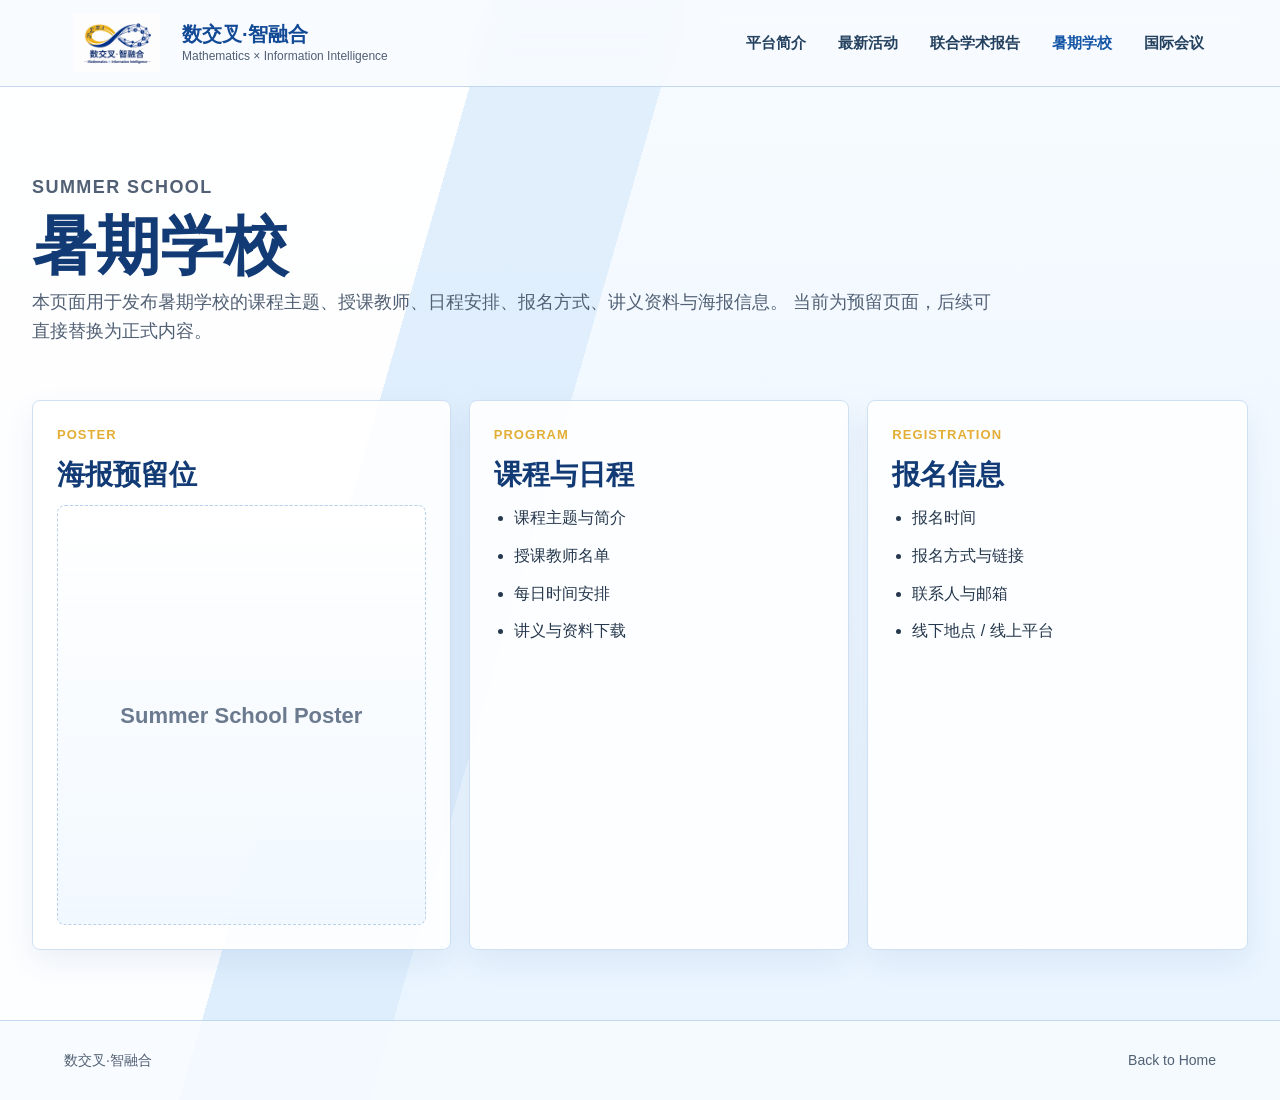
<file: summer-school.html>
<!doctype html>
<html lang="zh-CN">
<head>
  <meta charset="utf-8">
  <meta name="viewport" content="width=device-width, initial-scale=1">
  <title>暑期学校 | 数交叉·智融合</title>
  <link rel="stylesheet" href="styles.css">
</head>
<body>
  <header class="site-header">
    <a class="brand-lockup" href="index.html" aria-label="数交叉·智融合首页">
      <img src="assets/brand-logo.png" alt="数交叉·智融合品牌标识">
      <span>
        <strong>数交叉·智融合</strong>
        <small>Mathematics × Information Intelligence</small>
      </span>
    </a>
    <nav class="top-nav" aria-label="主导航">
      <a href="index.html#about">平台简介</a>
      <a href="index.html#latest">最新活动</a>
      <a href="joint-reports.html">联合学术报告</a>
      <a class="current" href="summer-school.html">暑期学校</a>
      <a href="conferences.html">国际会议</a>
    </nav>
  </header>

  <main>
    <section class="page-title report-title">
      <p class="eyebrow">Summer School</p>
      <h1>暑期学校</h1>
      <p>
        本页面用于发布暑期学校的课程主题、授课教师、日程安排、报名方式、讲义资料与海报信息。
        当前为预留页面，后续可直接替换为正式内容。
      </p>
    </section>

    <section class="section placeholder-section">
      <div class="placeholder-grid">
        <div class="placeholder-card">
          <p class="eyebrow">Poster</p>
          <h2>海报预留位</h2>
          <div class="placeholder-poster">Summer School Poster</div>
        </div>
        <div class="placeholder-card">
          <p class="eyebrow">Program</p>
          <h2>课程与日程</h2>
          <ul class="placeholder-list">
            <li>课程主题与简介</li>
            <li>授课教师名单</li>
            <li>每日时间安排</li>
            <li>讲义与资料下载</li>
          </ul>
        </div>
        <div class="placeholder-card">
          <p class="eyebrow">Registration</p>
          <h2>报名信息</h2>
          <ul class="placeholder-list">
            <li>报名时间</li>
            <li>报名方式与链接</li>
            <li>联系人与邮箱</li>
            <li>线下地点 / 线上平台</li>
          </ul>
        </div>
      </div>
    </section>
  </main>

  <footer class="site-footer">
    <span>数交叉·智融合</span>
    <span><a href="index.html">Back to Home</a></span>
  </footer>
</body>
</html>
</file>
<file: styles.css>
:root {
  --ink: #101827;
  --muted: #516074;
  --blue: #1556a6;
  --blue-2: #2874c8;
  --gold: #e3ae35;
  --line: #cfe0f2;
  --panel: #ffffff;
  --soft: #edf6ff;
  --bg: #f7fbff;
  --shadow: 0 18px 44px rgba(23, 74, 155, 0.12);
}

* {
  box-sizing: border-box;
}

body {
  margin: 0;
  color: var(--ink);
  font-family: "Aptos", "Inter", "Microsoft YaHei UI", "PingFang SC", Arial, sans-serif;
  line-height: 1.6;
  background:
    linear-gradient(106deg, rgba(255,255,255,0.9) 0 31%, rgba(219,236,252,0.78) 31% 43%, transparent 43%),
    linear-gradient(180deg, #f7fbff 0, #e8f4ff 100%);
}

a {
  color: inherit;
  text-decoration: none;
}

.site-header {
  position: sticky;
  top: 0;
  z-index: 10;
  display: flex;
  align-items: center;
  justify-content: space-between;
  gap: 32px;
  min-height: 78px;
  padding: 14px clamp(20px, 5vw, 64px);
  border-bottom: 1px solid rgba(129, 174, 221, 0.45);
  background: rgba(247, 251, 255, 0.88);
  backdrop-filter: blur(14px);
}

.brand-lockup {
  display: flex;
  align-items: center;
  gap: 14px;
  min-width: 270px;
}

.brand-lockup img {
  width: 104px;
  height: 58px;
  object-fit: contain;
  display: block;
}

.brand-lockup strong {
  display: block;
  color: #124a96;
  font-size: 20px;
  line-height: 1.15;
  font-weight: 800;
}

.brand-lockup small {
  display: block;
  margin-top: 3px;
  color: var(--muted);
  font-size: 12px;
  line-height: 1.25;
}

.top-nav {
  display: flex;
  align-items: center;
  gap: 8px;
  color: #24415f;
  font-size: 15px;
  font-weight: 700;
}

.top-nav a {
  padding: 8px 12px;
  border-radius: 6px;
}

.top-nav a:hover,
.top-nav .current {
  color: var(--blue);
  background: transparent;
}

main {
  width: min(1440px, calc(100% - 64px));
  margin: 0 auto;
}

.hero {
  display: grid;
  grid-template-columns: minmax(0, 1.05fr) minmax(320px, 0.8fr);
  gap: clamp(34px, 6vw, 72px);
  align-items: center;
  min-height: calc(100vh - 78px);
  padding: clamp(54px, 8vw, 96px) 0;
}

.academic-hero {
  grid-template-columns: 1fr;
  min-height: 660px;
  padding-top: 64px;
}

.academic-hero .hero-copy {
  max-width: 100%;
}

.eyebrow {
  margin: 0 0 12px;
  color: var(--gold);
  font-size: 13px;
  font-weight: 800;
  letter-spacing: 0.08em;
  text-transform: uppercase;
}

h1,
h2,
h3,
p {
  margin-top: 0;
}

.hero h1,
.page-title h1 {
  margin-bottom: 8px;
  color: #0f4f9f;
  font-family: Georgia, "Times New Roman", "Microsoft YaHei UI", serif;
  font-size: clamp(48px, 7vw, 92px);
  line-height: 1.04;
  font-weight: 800;
}

.hero-en {
  margin-bottom: 24px;
  color: var(--blue);
  font-size: clamp(20px, 2.4vw, 30px);
  font-weight: 800;
}

.lead {
  max-width: 720px;
  color: #233448;
  font-size: 20px;
}

.hero-statement {
  padding: clamp(24px, 4vw, 36px);
  border-left: 5px solid var(--blue);
  border-radius: 8px;
  background: rgba(255, 255, 255, 0.78);
  box-shadow: var(--shadow);
}

.hero-statement p {
  margin: 0;
  color: #243246;
  font-size: clamp(22px, 2.3vw, 32px);
  line-height: 1.75;
  font-weight: 700;
}

.hero-logo-panel {
  position: relative;
  display: flex;
  align-items: center;
  justify-content: center;
  min-height: 420px;
  padding: clamp(30px, 4.5vw, 48px);
  border: 1px solid rgba(129, 174, 221, 0.28);
  border-left: none;
  border-radius: 22px;
  background:
    radial-gradient(circle at 26% 24%, rgba(227, 174, 53, 0.14), transparent 28%),
    radial-gradient(circle at 78% 72%, rgba(40, 116, 200, 0.12), transparent 34%),
    linear-gradient(145deg, rgba(255, 255, 255, 0.94), rgba(246, 250, 255, 0.86));
  box-shadow:
    0 22px 48px rgba(23, 74, 155, 0.1),
    inset 0 1px 0 rgba(255, 255, 255, 0.75);
  overflow: hidden;
}

.hero-logo-panel::before {
  content: "";
  position: absolute;
  inset: 18px;
  border-radius: 16px;
  background: linear-gradient(180deg, rgba(255, 255, 255, 0.44), rgba(255, 255, 255, 0.12));
  pointer-events: none;
}

.hero-logo-panel img {
  position: relative;
  z-index: 1;
  width: min(100%, 660px);
  height: auto;
  display: block;
  object-fit: contain;
  transform: scale(1.04);
  filter:
    drop-shadow(0 14px 32px rgba(21, 86, 166, 0.12))
    drop-shadow(0 6px 18px rgba(227, 174, 53, 0.08));
}

.hero-actions {
  display: flex;
  flex-wrap: wrap;
  gap: 12px;
  margin-top: 34px;
}

.button {
  display: inline-flex;
  align-items: center;
  justify-content: center;
  min-height: 44px;
  padding: 10px 18px;
  border: 1px solid var(--blue);
  border-radius: 6px;
  font-weight: 800;
}

.button.primary {
  color: #fff;
  background: var(--blue);
}

.button.secondary {
  color: var(--blue);
  background: rgba(255, 255, 255, 0.65);
}

.hero-panel {
  padding: 18px;
  border: 1px solid rgba(129, 174, 221, 0.55);
  border-radius: 8px;
  background: rgba(255, 255, 255, 0.72);
  box-shadow: var(--shadow);
}

.hero-panel img {
  width: 100%;
  display: block;
  border-radius: 4px;
}

.brand-panel {
  background: rgba(255, 255, 255, 0.82);
}

.brand-panel img {
  object-fit: contain;
}

.latest-band {
  display: grid;
  grid-template-columns: 220px minmax(0, 1fr);
  gap: 28px;
  align-items: start;
  padding: 26px;
  border: 1px solid var(--line);
  border-radius: 8px;
  background: rgba(255, 255, 255, 0.86);
  box-shadow: 0 12px 30px rgba(23, 74, 155, 0.08);
}

.latest-heading h2 {
  margin: 0;
  color: #123b75;
  font-size: 30px;
  line-height: 1.15;
}

.activity-list {
  display: grid;
  gap: 10px;
}

.activity-item {
  display: grid;
  grid-template-columns: 120px 120px minmax(0, 1fr) 72px;
  gap: 16px;
  align-items: center;
  padding: 12px 0;
  border-bottom: 1px solid rgba(207, 224, 242, 0.85);
}

.activity-item:last-child {
  border-bottom: 0;
}

.activity-item time,
.activity-item em {
  color: var(--muted);
  font-style: normal;
  font-size: 14px;
  font-weight: 700;
}

.activity-item strong {
  color: #152238;
  font-size: 16px;
}

.activity-type {
  display: inline-flex;
  justify-content: center;
  min-width: 100px;
  padding: 3px 8px;
  border-radius: 5px;
  color: var(--blue);
  font-size: 13px;
  font-weight: 900;
  white-space: nowrap;
  background: rgba(40, 116, 200, 0.1);
}

.activity-item:not(.muted):hover strong,
.activity-item:not(.muted):hover em {
  color: var(--blue);
}

.section {
  padding: 70px 0;
}

.intro-section {
  padding-top: 10px;
}

.intro-grid {
  display: grid;
  grid-template-columns: 260px minmax(0, 1fr);
  gap: 32px;
  padding: 30px;
  border: 1px solid var(--line);
  border-radius: 8px;
  background: rgba(255, 255, 255, 0.86);
  box-shadow: 0 12px 30px rgba(23, 74, 155, 0.08);
}

.intro-grid h2 {
  margin: 0;
  color: #123b75;
  font-size: 34px;
  line-height: 1.15;
}

.intro-body p {
  margin-bottom: 22px;
  color: #26384d;
  font-size: 18px;
}

.organizer-card {
  padding: 18px;
  border: 1px solid rgba(207, 224, 242, 0.9);
  border-radius: 8px;
  background: rgba(237, 246, 255, 0.62);
}

.organizer-card h3 {
  margin-bottom: 12px;
  color: #123b75;
  font-size: 20px;
}

.organizer-list {
  display: grid;
  gap: 10px;
  margin: 0;
  padding: 0;
  list-style: none;
}

.organizer-list li {
  display: grid;
  grid-template-columns: 88px 180px minmax(0, 1fr);
  gap: 12px;
  align-items: center;
  color: #26384d;
}

.organizer-list strong {
  color: #123b75;
}

.organizer-list .person-link {
  display: inline-flex;
  align-items: center;
  gap: 4px;
  padding: 2px 6px;
  border-radius: 5px;
  color: var(--blue);
  text-decoration: underline;
  text-underline-offset: 3px;
  background: rgba(40, 116, 200, 0.1);
}

.organizer-list .person-link::after {
  content: "↗";
  font-size: 12px;
  line-height: 1;
}

.organizer-list .person-link:hover,
.organizer-list .person-link:focus-visible {
  color: #fff;
  background: var(--blue);
  outline: none;
}

.organizer-list a {
  color: var(--blue);
  font-weight: 800;
}

.section.compact {
  padding-top: 28px;
}

.section-heading {
  max-width: 760px;
  margin-bottom: 28px;
}

.compact-heading {
  margin-bottom: 16px;
}

.report-detail-heading {
  margin-top: 34px;
}

.section-heading h2,
.page-title h1 {
  color: #123b75;
}

.section-heading h2 {
  margin-bottom: 10px;
  font-size: clamp(30px, 4vw, 46px);
  line-height: 1.15;
}

.section-heading p,
.page-title p {
  color: var(--muted);
  font-size: 18px;
}

.module-grid {
  display: grid;
  grid-template-columns: repeat(3, minmax(0, 1fr));
  gap: 18px;
}

.module-card {
  min-height: 270px;
  padding: 24px;
  border: 1px solid var(--line);
  border-radius: 8px;
  background: rgba(255, 255, 255, 0.86);
  box-shadow: 0 10px 28px rgba(23, 74, 155, 0.08);
}

.module-card.active {
  border-color: rgba(40, 116, 200, 0.55);
}

.module-card.muted {
  color: #5a6675;
  background: rgba(255, 255, 255, 0.56);
}

.module-index {
  display: block;
  color: var(--gold);
  font-weight: 900;
  margin-bottom: 18px;
}

.module-card h3 {
  margin-bottom: 10px;
  color: #123b75;
  font-size: 24px;
}

.module-card p {
  color: var(--muted);
}

.module-link {
  display: inline-block;
  margin-top: 18px;
  color: var(--blue);
  font-weight: 900;
}

.school-strip {
  display: flex;
  align-items: center;
  gap: 22px;
}

.school-strip img {
  width: 78px;
  height: 78px;
  object-fit: contain;
}

.page-title {
  padding: 86px 0 24px;
  max-width: 880px;
}

.report-title {
  max-width: 960px;
}

.page-title h1 {
  font-size: clamp(42px, 5vw, 72px);
}

.toolbar {
  display: flex;
  justify-content: space-between;
  align-items: end;
  gap: 16px;
  margin-bottom: 18px;
}

.list-controls {
  display: grid;
  grid-template-columns: minmax(280px, 1fr) 150px;
  gap: 14px;
  align-items: end;
  margin-bottom: 18px;
}

.table-wrap {
  overflow-x: auto;
  border: 1px solid var(--line);
  border-radius: 8px;
  background: rgba(255, 255, 255, 0.88);
  box-shadow: 0 12px 30px rgba(23, 74, 155, 0.08);
}

.speaker-table {
  width: 100%;
  min-width: 880px;
  border-collapse: collapse;
  font-size: 15px;
}

.speaker-table th,
.speaker-table td {
  padding: 14px 16px;
  border-bottom: 1px solid rgba(207, 224, 242, 0.9);
  text-align: left;
  vertical-align: top;
}

.speaker-table th {
  color: #123b75;
  font-size: 13px;
  font-weight: 900;
  text-transform: uppercase;
  background: rgba(237, 246, 255, 0.72);
}

.speaker-table tbody tr:last-child td {
  border-bottom: 0;
}

.report-group-row td {
  padding: 20px 16px 10px;
  border-bottom: 1px solid rgba(40, 116, 200, 0.22);
  background: linear-gradient(180deg, rgba(237, 246, 255, 0.92), rgba(255, 255, 255, 0.76));
}

.report-group-row span,
.report-group-heading span {
  display: inline-flex;
  align-items: center;
  gap: 10px;
  color: #123b75;
  font-size: 13px;
  font-weight: 900;
  letter-spacing: 0.08em;
  text-transform: uppercase;
}

.report-group-row span::after,
.report-group-heading span::after {
  content: "";
  width: 64px;
  height: 1px;
  background: rgba(40, 116, 200, 0.36);
}

.table-status {
  display: inline-flex;
  padding: 3px 8px;
  border-radius: 5px;
  color: var(--blue);
  font-size: 13px;
  font-weight: 900;
  background: rgba(40, 116, 200, 0.1);
}

.table-status.muted {
  color: #6b7a8f;
}

.search-box {
  display: grid;
  gap: 6px;
  width: min(520px, 100%);
  color: var(--muted);
  font-size: 13px;
  font-weight: 800;
  text-transform: uppercase;
}

.select-box {
  display: grid;
  gap: 6px;
  color: var(--muted);
  font-size: 13px;
  font-weight: 800;
  text-transform: uppercase;
}

.search-box input,
.select-box select {
  width: 100%;
  height: 44px;
  padding: 8px 12px;
  border: 1px solid #b7d0eb;
  border-radius: 6px;
  color: var(--ink);
  font: inherit;
  background: rgba(255, 255, 255, 0.86);
}

.result-count {
  color: var(--blue);
  font-weight: 900;
  align-self: center;
  white-space: nowrap;
}

.pagination {
  display: flex;
  align-items: center;
  justify-content: flex-end;
  gap: 12px;
  margin-top: 14px;
  color: var(--muted);
  font-weight: 800;
}

.pagination button {
  height: 34px;
  padding: 0 12px;
  border: 1px solid #b7d0eb;
  border-radius: 6px;
  color: var(--blue);
  font: inherit;
  font-size: 14px;
  font-weight: 900;
  background: rgba(255, 255, 255, 0.8);
  cursor: pointer;
}

.pagination button:disabled {
  color: #8b98a9;
  cursor: not-allowed;
  background: rgba(237, 246, 255, 0.6);
}

.speaker-list {
  display: grid;
  gap: 16px;
}

.speaker-table tr[hidden],
.speaker-card[hidden],
.report-group-row[hidden],
.report-group-heading[hidden] {
  display: none !important;
}

.report-group-heading {
  display: flex;
  align-items: center;
  padding: 18px 0 8px;
  margin-top: 12px;
  border-top: 2px solid rgba(40, 116, 200, 0.24);
}

.report-group-heading:first-child {
  padding-top: 4px;
  margin-top: 0;
  border-top: 0;
}

.speaker-card {
  padding: 24px;
  border: 1px solid var(--line);
  border-radius: 8px;
  background: rgba(255, 255, 255, 0.88);
  box-shadow: 0 12px 30px rgba(23, 74, 155, 0.08);
}

.report-card {
  display: grid;
  grid-template-columns: 190px minmax(0, 1fr);
  gap: 24px;
  align-items: start;
}

.poster-frame {
  display: block;
  width: 190px;
  aspect-ratio: 9 / 16;
  overflow: hidden;
  border: 1px solid #b7d0eb;
  border-radius: 8px;
  background: #fff;
  box-shadow: 0 12px 24px rgba(23, 74, 155, 0.12);
}

.poster-frame img {
  width: 100%;
  height: 100%;
  object-fit: cover;
  display: block;
}

.empty-poster {
  display: grid;
  place-items: center;
  color: #6b7a8f;
  text-align: center;
  font-weight: 900;
  background: linear-gradient(180deg, #fff, #edf6ff);
}

.report-content {
  min-width: 0;
}

.report-details {
  display: grid;
  grid-template-columns: repeat(2, minmax(0, 1fr));
  gap: 12px;
  margin: 16px 0;
}

.report-details div {
  padding: 12px;
  border: 1px solid rgba(207, 224, 242, 0.9);
  border-radius: 6px;
  background: rgba(237, 246, 255, 0.58);
}

.report-details dt {
  color: var(--blue);
  font-size: 13px;
  font-weight: 900;
}

.report-details dd {
  margin: 2px 0 0;
  color: #26384d;
  font-weight: 700;
}

.speaker-meta {
  display: flex;
  flex-wrap: wrap;
  gap: 10px;
  margin-bottom: 12px;
  color: var(--blue);
  font-size: 13px;
  font-weight: 900;
}

.speaker-meta span {
  padding: 4px 8px;
  border-radius: 5px;
  background: rgba(40, 116, 200, 0.1);
}

.speaker-card h2 {
  margin-bottom: 2px;
  font-size: 26px;
  line-height: 1.2;
}

.affiliation {
  color: var(--muted);
  font-weight: 700;
}

.speaker-card h3 {
  margin: 18px 0 8px;
  color: #123b75;
  font-size: 20px;
}

.summary {
  width: 100%;
  max-width: none;
  color: #26384d;
}

.report-content .summary {
  width: 100%;
  max-width: 100% !important;
}

.card-actions {
  display: flex;
  gap: 14px;
  margin-top: 18px;
  color: var(--blue);
  font-weight: 900;
}

.site-footer {
  display: flex;
  justify-content: space-between;
  gap: 18px;
  padding: 28px clamp(20px, 5vw, 64px);
  border-top: 1px solid rgba(129, 174, 221, 0.45);
  color: var(--muted);
  font-size: 14px;
  background: rgba(247, 251, 255, 0.88);
}

.placeholder-section {
  padding-top: 12px;
}

.placeholder-grid {
  display: grid;
  grid-template-columns: 1.1fr 1fr 1fr;
  gap: 18px;
}

.placeholder-card {
  min-height: 320px;
  padding: 24px;
  border: 1px solid var(--line);
  border-radius: 8px;
  background: rgba(255, 255, 255, 0.88);
  box-shadow: 0 12px 30px rgba(23, 74, 155, 0.08);
}

.placeholder-card h2 {
  margin-bottom: 14px;
  color: #123b75;
  font-size: 28px;
  line-height: 1.2;
}

.placeholder-poster {
  display: grid;
  place-items: center;
  min-height: 420px;
  border: 1px dashed #b7d0eb;
  border-radius: 8px;
  color: #6b7a8f;
  font-size: 22px;
  font-weight: 800;
  background: linear-gradient(180deg, rgba(255,255,255,0.95), rgba(237,246,255,0.75));
}

.placeholder-list {
  display: grid;
  gap: 12px;
  margin: 0;
  padding-left: 20px;
  color: #26384d;
}

@media (min-width: 1500px) {
  main {
    width: min(1680px, calc(100% - 120px));
  }

  .academic-hero .hero-copy {
    max-width: 1280px;
  }
}

@media (max-width: 860px) {
  .site-header,
  .site-footer,
  .toolbar {
    align-items: flex-start;
    flex-direction: column;
  }

  .top-nav {
    flex-wrap: wrap;
  }

  .hero {
    grid-template-columns: 1fr;
    min-height: auto;
  }

  .academic-hero {
    min-height: auto;
  }

  .hero-panel {
    max-width: 520px;
  }

  .module-grid {
    grid-template-columns: 1fr;
  }

  .latest-band,
  .intro-grid,
  .list-controls,
  .placeholder-grid,
  .activity-item,
  .report-card,
  .report-details {
    grid-template-columns: 1fr;
  }

  .organizer-list li {
    grid-template-columns: 1fr;
    gap: 2px;
  }

  .poster-frame {
    width: min(260px, 100%);
  }
}

@media (max-width: 520px) {
  main {
    width: min(100% - 28px, 1180px);
  }

  .brand-lockup {
    min-width: 0;
  }

  .brand-lockup img {
    width: 82px;
    height: 50px;
  }

  .hero h1,
  .page-title h1 {
    font-size: 42px;
  }

  .lead,
  .section-heading p,
  .page-title p {
    font-size: 16px;
  }
}
</file>
